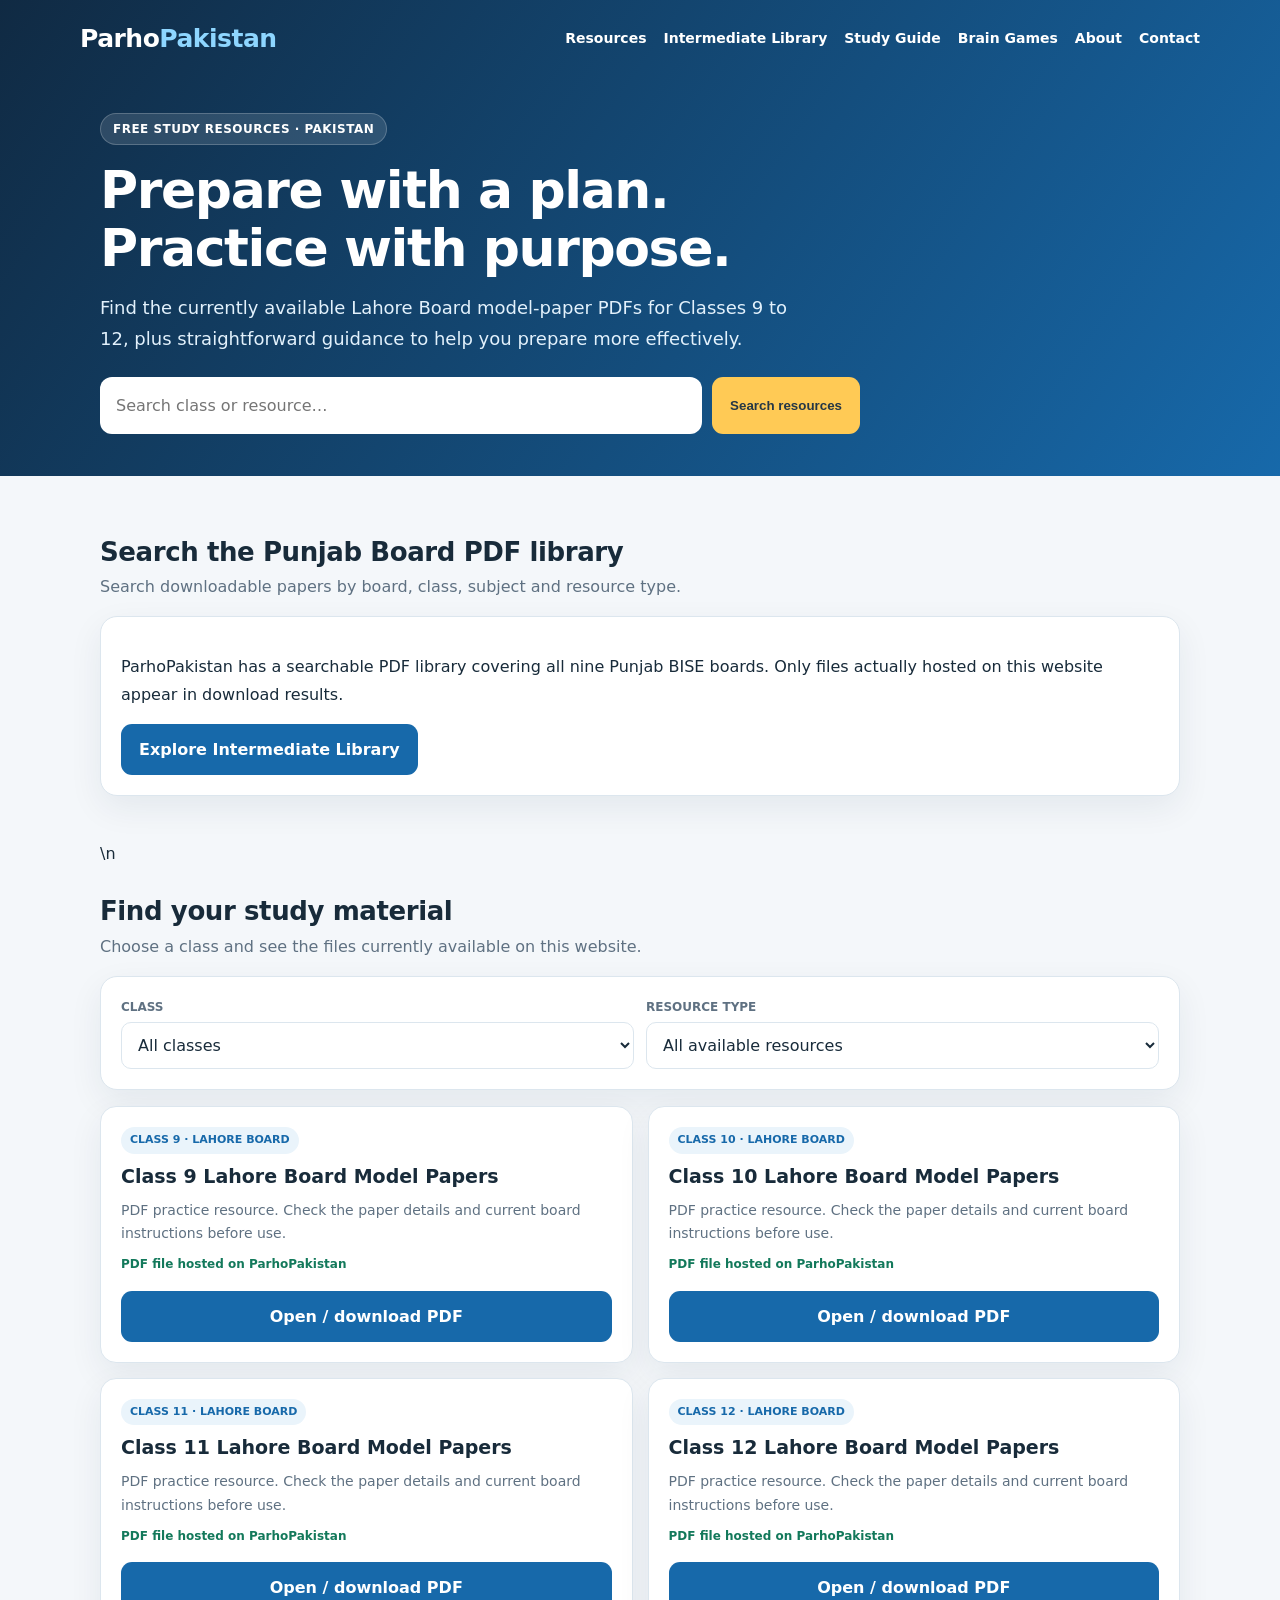
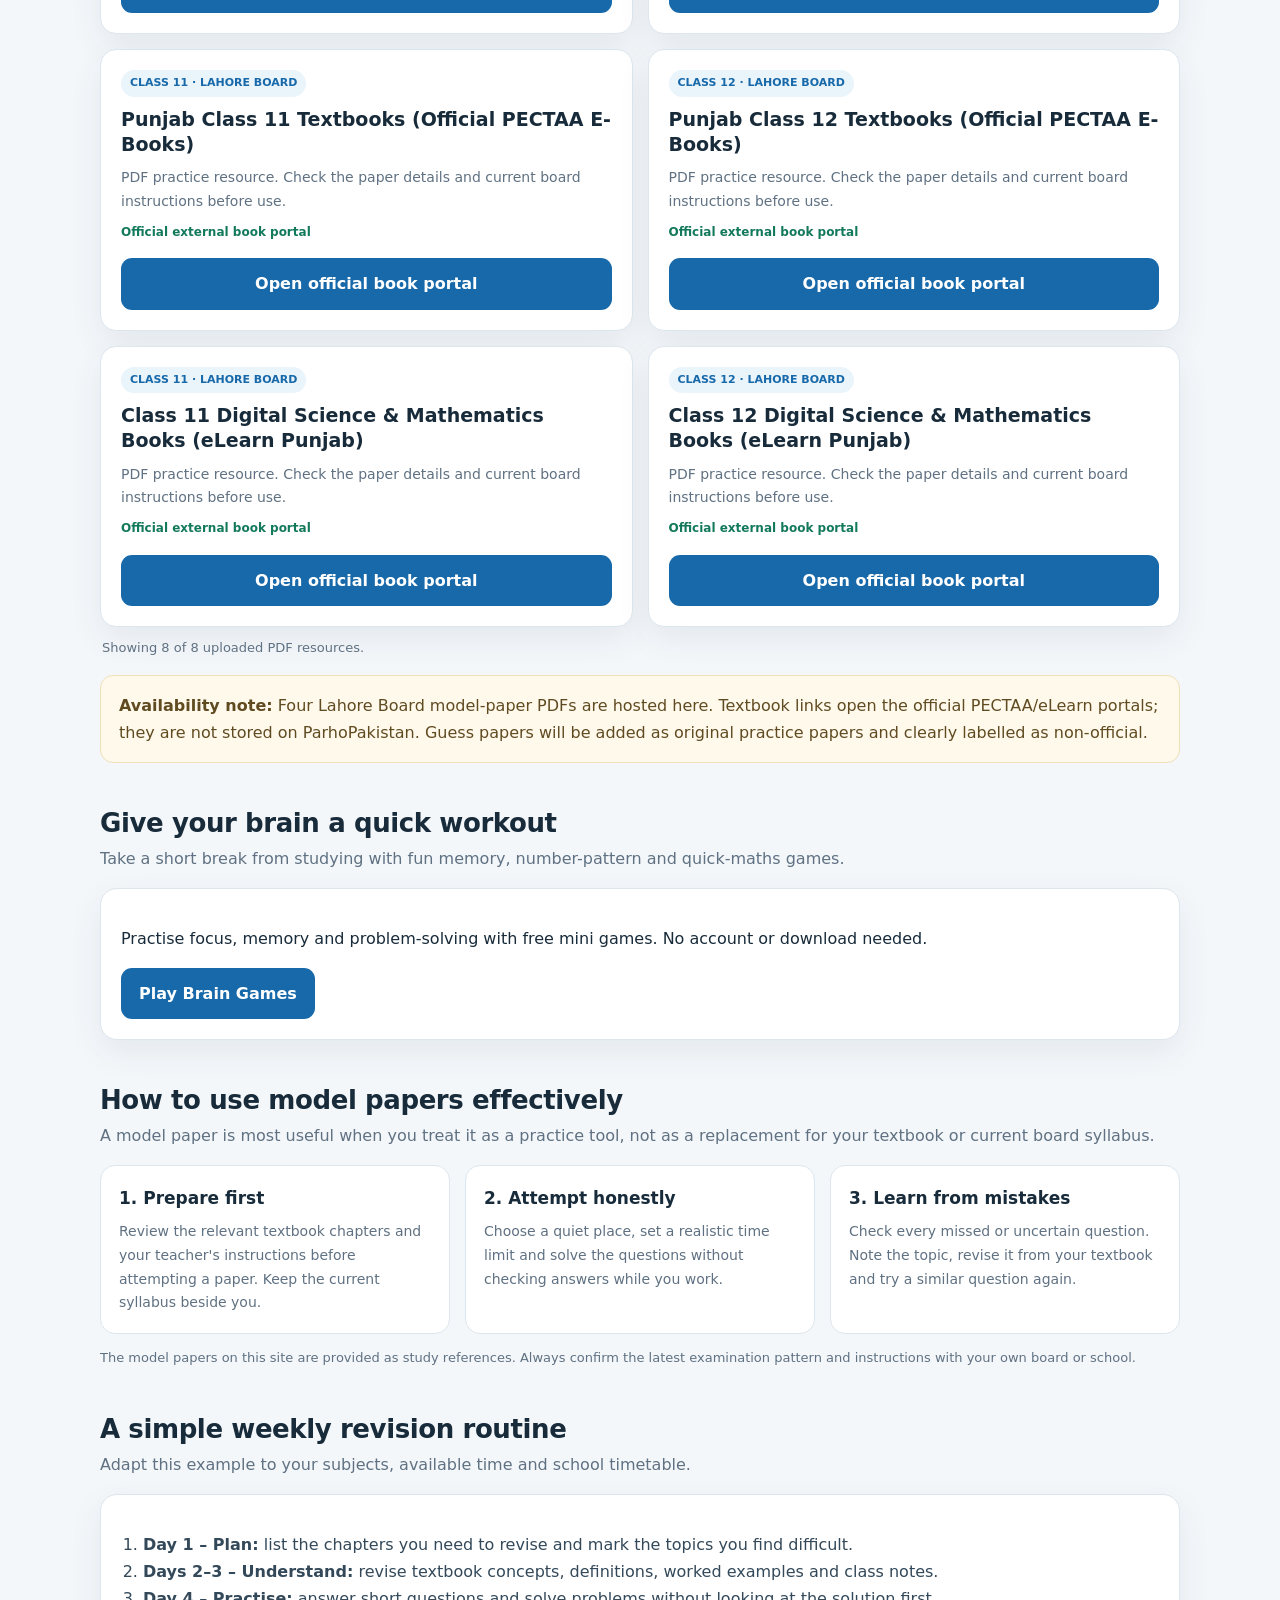
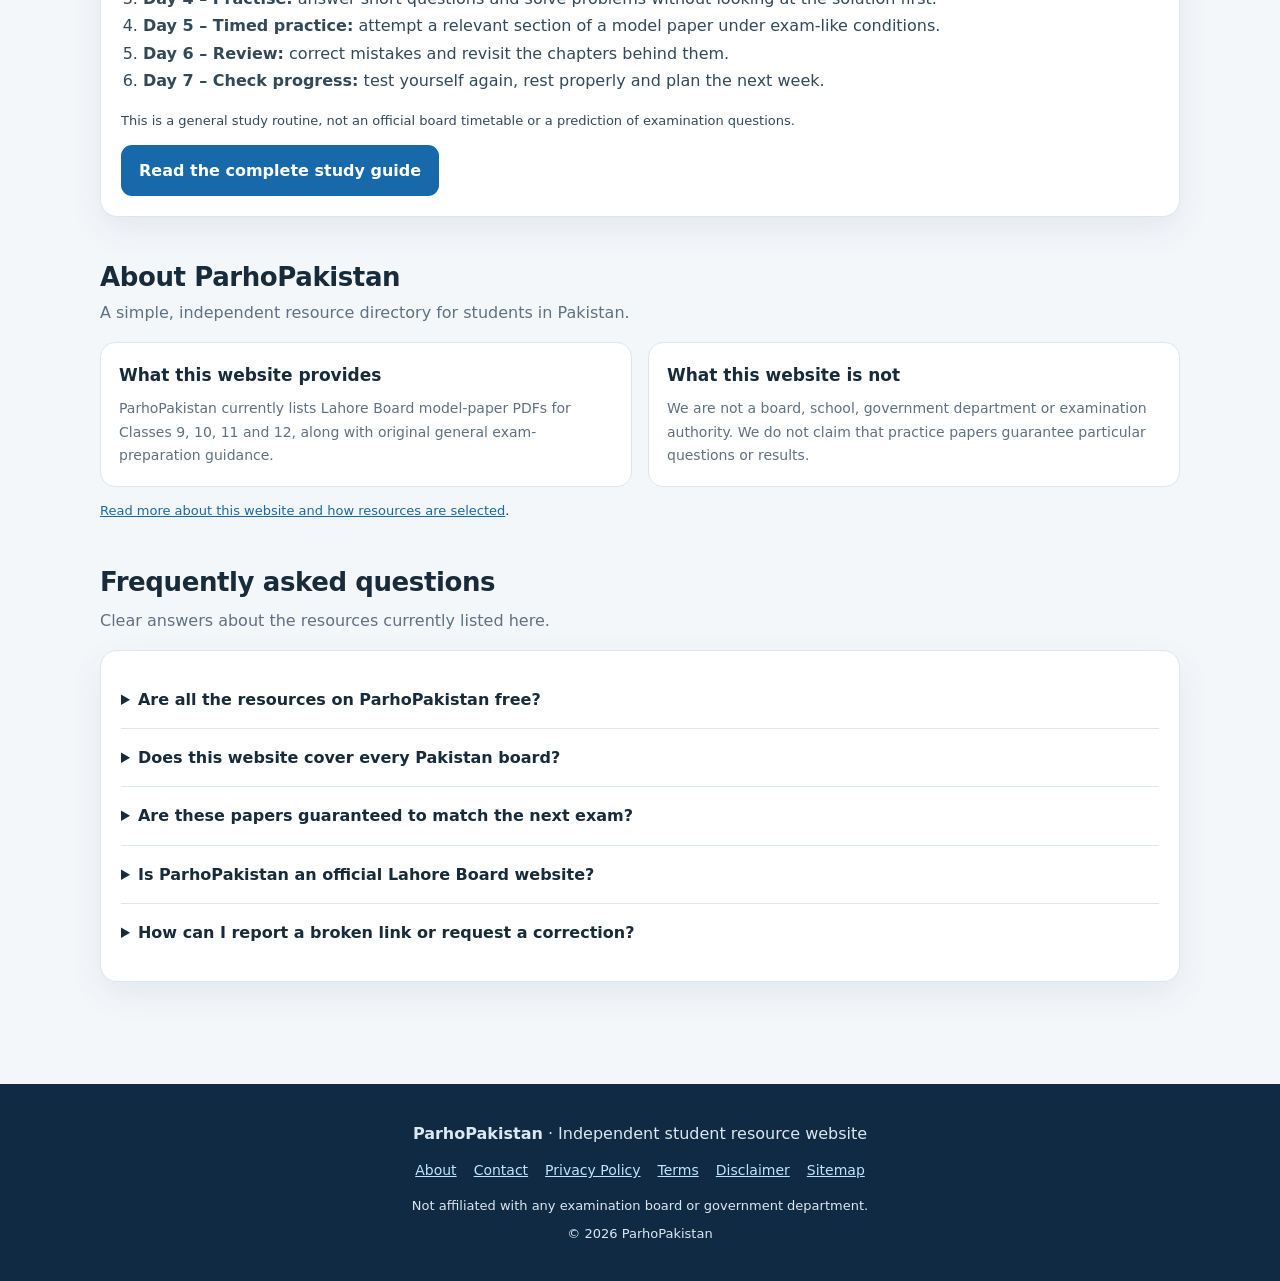
<file: index.html>
<!doctype html>
<html lang="en"><head><meta charset="utf-8"><meta name="viewport" content="width=device-width,initial-scale=1">
<title>ParhoPakistan | Free Punjab Board Model Papers & Study Guides</title>
<meta name="description" content="Find downloadable model-paper PDFs and exam-preparation guidance for Punjab students.">
<meta name="robots" content="index,follow"><link rel="canonical" href="https://jin999-alt.github.io/parhopakistan/">
<meta name="theme-color" content="#102a43"><meta property="og:type" content="website"><meta property="og:site_name" content="ParhoPakistan"><meta property="og:title" content="ParhoPakistan | Free Study Resources"><meta property="og:description" content="Lahore Board model papers for Classes 9–12 and practical study guidance."><meta property="og:url" content="https://jin999-alt.github.io/parhopakistan/">
<meta name="twitter:card" content="summary"><link rel="stylesheet" href="site.css">
<script type="application/ld+json">{"@context":"https://schema.org","@type":"WebSite","name":"ParhoPakistan","url":"https://jin999-alt.github.io/parhopakistan/","description":"Independent student resource website with Lahore Board model papers and exam preparation guidance."}</script>
</head><body><a class="skip" href="#main">Skip to content</a><header class="site-header"><div class="nav-wrap"><a class="brand" href="index.html">Parho<span>Pakistan</span></a><nav class="nav" aria-label="Main navigation"><a href="index.html#resources">Resources</a><a href="punjab-boards.html">Intermediate Library</a><a href="study-guide.html">Study Guide</a><a href="brain-games.html">Brain Games</a><a href="index.html#about">About</a><a href="contact.html">Contact</a></nav></div>
<section class="hero"><span class="eyebrow">FREE STUDY RESOURCES · PAKISTAN</span><h1>Prepare with a plan. Practice with purpose.</h1><p>Find the currently available Lahore Board model-paper PDFs for Classes 9 to 12, plus straightforward guidance to help you prepare more effectively.</p><div class="searchbar"><input id="search" type="search" placeholder="Search class or resource…" aria-label="Search study resources"><button class="btn" id="searchBtn" type="button">Search resources</button></div></section></header>
<main id="main" class="container">
<section class="section"><div class="section-head"><h2>Search the Punjab Board PDF library</h2><p>Search downloadable papers by board, class, subject and resource type.</p></div><div class="panel"><p>ParhoPakistan has a searchable PDF library covering all nine Punjab BISE boards. Only files actually hosted on this website appear in download results.</p><a class="btn btn-blue" href="punjab-boards.html">Explore Intermediate Library</a></div></section>\n<section class="section" id="resources"><div class="section-head"><h2>Find your study material</h2><p>Choose a class and see the files currently available on this website.</p></div><div class="panel"><div class="filters"><div class="field"><label for="classFilter">CLASS</label><select id="classFilter"><option value="all">All classes</option><option value="9">Class 9</option><option value="10">Class 10</option><option value="11">Class 11</option><option value="12">Class 12</option></select></div><div class="field"><label for="typeFilter">RESOURCE TYPE</label><select id="typeFilter"><option value="all">All available resources</option><option value="Model Papers">Model papers</option><option value="Books">Books</option></select></div></div></div><div class="cards" id="resourceGrid" aria-live="polite"></div><p class="count" id="resultCount" aria-live="polite"></p><div class="callout"><strong>Availability note:</strong> Four Lahore Board model-paper PDFs are hosted here. Textbook links open the official PECTAA/eLearn portals; they are not stored on ParhoPakistan. Guess papers will be added as original practice papers and clearly labelled as non-official.</div></section>
<section class="section" id="brain-games"><div class="section-head"><h2>Give your brain a quick workout</h2><p>Take a short break from studying with fun memory, number-pattern and quick-maths games.</p></div><div class="panel"><p>Practise focus, memory and problem-solving with free mini games. No account or download needed.</p><a class="btn btn-blue" href="brain-games.html">Play Brain Games</a></div></section>
<section class="section" id="downloads"><div class="section-head"><h2>How to use model papers effectively</h2><p>A model paper is most useful when you treat it as a practice tool, not as a replacement for your textbook or current board syllabus.</p></div><div class="three-col"><article class="info"><h3>1. Prepare first</h3><p>Review the relevant textbook chapters and your teacher's instructions before attempting a paper. Keep the current syllabus beside you.</p></article><article class="info"><h3>2. Attempt honestly</h3><p>Choose a quiet place, set a realistic time limit and solve the questions without checking answers while you work.</p></article><article class="info"><h3>3. Learn from mistakes</h3><p>Check every missed or uncertain question. Note the topic, revise it from your textbook and try a similar question again.</p></article></div><p class="small muted">The model papers on this site are provided as study references. Always confirm the latest examination pattern and instructions with your own board or school.</p></section>
<section class="section" id="study-plan"><div class="section-head"><h2>A simple weekly revision routine</h2><p>Adapt this example to your subjects, available time and school timetable.</p></div><div class="panel article"><ol><li><strong>Day 1 – Plan:</strong> list the chapters you need to revise and mark the topics you find difficult.</li><li><strong>Days 2–3 – Understand:</strong> revise textbook concepts, definitions, worked examples and class notes.</li><li><strong>Day 4 – Practise:</strong> answer short questions and solve problems without looking at the solution first.</li><li><strong>Day 5 – Timed practice:</strong> attempt a relevant section of a model paper under exam-like conditions.</li><li><strong>Day 6 – Review:</strong> correct mistakes and revisit the chapters behind them.</li><li><strong>Day 7 – Check progress:</strong> test yourself again, rest properly and plan the next week.</li></ol><p class="small muted">This is a general study routine, not an official board timetable or a prediction of examination questions.</p><a class="btn btn-blue" href="study-guide.html">Read the complete study guide</a></div></section>
<section class="section" id="about"><div class="section-head"><h2>About ParhoPakistan</h2><p>A simple, independent resource directory for students in Pakistan.</p></div><div class="two-col"><div class="info"><h3>What this website provides</h3><p>ParhoPakistan currently lists Lahore Board model-paper PDFs for Classes 9, 10, 11 and 12, along with original general exam-preparation guidance.</p></div><div class="info"><h3>What this website is not</h3><p>We are not a board, school, government department or examination authority. We do not claim that practice papers guarantee particular questions or results.</p></div></div><p class="small"><a href="about.html">Read more about this website and how resources are selected</a>.</p></section>
<section class="section faq" id="faq"><div class="section-head"><h2>Frequently asked questions</h2><p>Clear answers about the resources currently listed here.</p></div><div class="panel"><details><summary>Are all the resources on ParhoPakistan free?</summary><p>The four model-paper PDF links currently listed on this site are provided without a site download fee. Your internet provider may still charge for data.</p></details><details><summary>Does this website cover every Pakistan board?</summary><p>No. The four downloadable PDFs currently hosted here are Lahore Board files. The searchable Punjab PDF library shows only files that are actually hosted by ParhoPakistan; other board collections are being prepared.</p></details><details><summary>Are these papers guaranteed to match the next exam?</summary><p>No. They are practice references, not a guarantee or prediction. Always follow the latest syllabus and examination instructions issued by your board and school.</p></details><details><summary>Is ParhoPakistan an official Lahore Board website?</summary><p>No. ParhoPakistan is an independent website and is not affiliated with BISE Lahore or any government department.</p></details><details><summary>How can I report a broken link or request a correction?</summary><p>Use the Contact page to send a message through the project's public GitHub issue page. Do not post private information there.</p></details></div></section>
</main><footer class="site-footer"><div class="footer-inner"><p><strong>ParhoPakistan</strong> · Independent student resource website</p><div class="footer-links"><a href="about.html">About</a><a href="contact.html">Contact</a><a href="privacy-policy.html">Privacy Policy</a><a href="terms.html">Terms</a><a href="disclaimer.html">Disclaimer</a><a href="sitemap.xml">Sitemap</a></div><p class="small">Not affiliated with any examination board or government department.</p><p class="small">© <span id="year"></span> ParhoPakistan</p></div></footer><script>document.getElementById('year').textContent=new Date().getFullYear();</script>
<script>
"use strict";
const resources=[
{cls:"9",type:"Model Papers",title:"Class 9 Lahore Board Model Papers",file:"ModelPapers_9th lahore.pdf",url:"./ModelPapers_9th%20lahore.pdf"},
{cls:"10",type:"Model Papers",title:"Class 10 Lahore Board Model Papers",file:"ModelPapers_10th lahore.pdf",url:"./ModelPapers_10th%20lahore.pdf"},
{cls:"11",type:"Model Papers",title:"Class 11 Lahore Board Model Papers",file:"ModelPapers_11th lahore.pdf",url:"./ModelPapers_11th%20lahore.pdf"},
{cls:"12",type:"Model Papers",title:"Class 12 Lahore Board Model Papers",file:"ModelPapers_12th lahore.pdf",url:"./ModelPapers_12th%20lahore.pdf"}];
resources.push({cls:"11",type:"Books",title:"Punjab Class 11 Textbooks (Official PECTAA E-Books)",file:"Official book portal",url:"https://pectaa.edu.pk/books-and-publications/",external:true},{cls:"12",type:"Books",title:"Punjab Class 12 Textbooks (Official PECTAA E-Books)",file:"Official book portal",url:"https://pectaa.edu.pk/books-and-publications/",external:true},{cls:"11",type:"Books",title:"Class 11 Digital Science & Mathematics Books (eLearn Punjab)",file:"Official eLearn portal",url:"https://www.elearn.gov.pk/",external:true},{cls:"12",type:"Books",title:"Class 12 Digital Science & Mathematics Books (eLearn Punjab)",file:"Official eLearn portal",url:"https://www.elearn.gov.pk/",external:true});
const classFilter=document.getElementById("classFilter"),typeFilter=document.getElementById("typeFilter"),search=document.getElementById("search"),grid=document.getElementById("resourceGrid"),count=document.getElementById("resultCount");
function render(){const q=search.value.trim().toLowerCase();const rows=resources.filter(r=>(classFilter.value==="all"||r.cls===classFilter.value)&&(typeFilter.value==="all"||r.type===typeFilter.value)&&(!q||[r.cls,r.title,r.type,r.file,"lahore"].join(" ").toLowerCase().includes(q)));grid.replaceChildren();if(!rows.length){const e=document.createElement("div");e.className="empty";e.textContent="No matching uploaded resource found. Try another class or search term.";grid.append(e)}rows.forEach(r=>{const card=document.createElement("article");card.className="card";const tag=document.createElement("span");tag.className="tag";tag.textContent="CLASS "+r.cls+" · LAHORE BOARD";const h=document.createElement("h3");h.textContent=r.title;const p=document.createElement("p");p.textContent="PDF practice resource. Check the paper details and current board instructions before use.";const status=document.createElement("span");status.className="meta";status.textContent=r.external?"Official external book portal":"PDF file hosted on ParhoPakistan";const a=document.createElement("a");a.className="btn btn-blue";a.href=r.url;a.target="_blank";a.rel="noopener noreferrer";a.textContent=r.external?"Open official book portal":"Open / download PDF";card.append(tag,h,p,status,a);grid.append(card)});count.textContent="Showing "+rows.length+" of "+resources.length+" uploaded PDF resources."}
classFilter.addEventListener("change",render);typeFilter.addEventListener("change",render);search.addEventListener("input",render);document.getElementById("searchBtn").addEventListener("click",render);render();
</script></body></html>
</file>
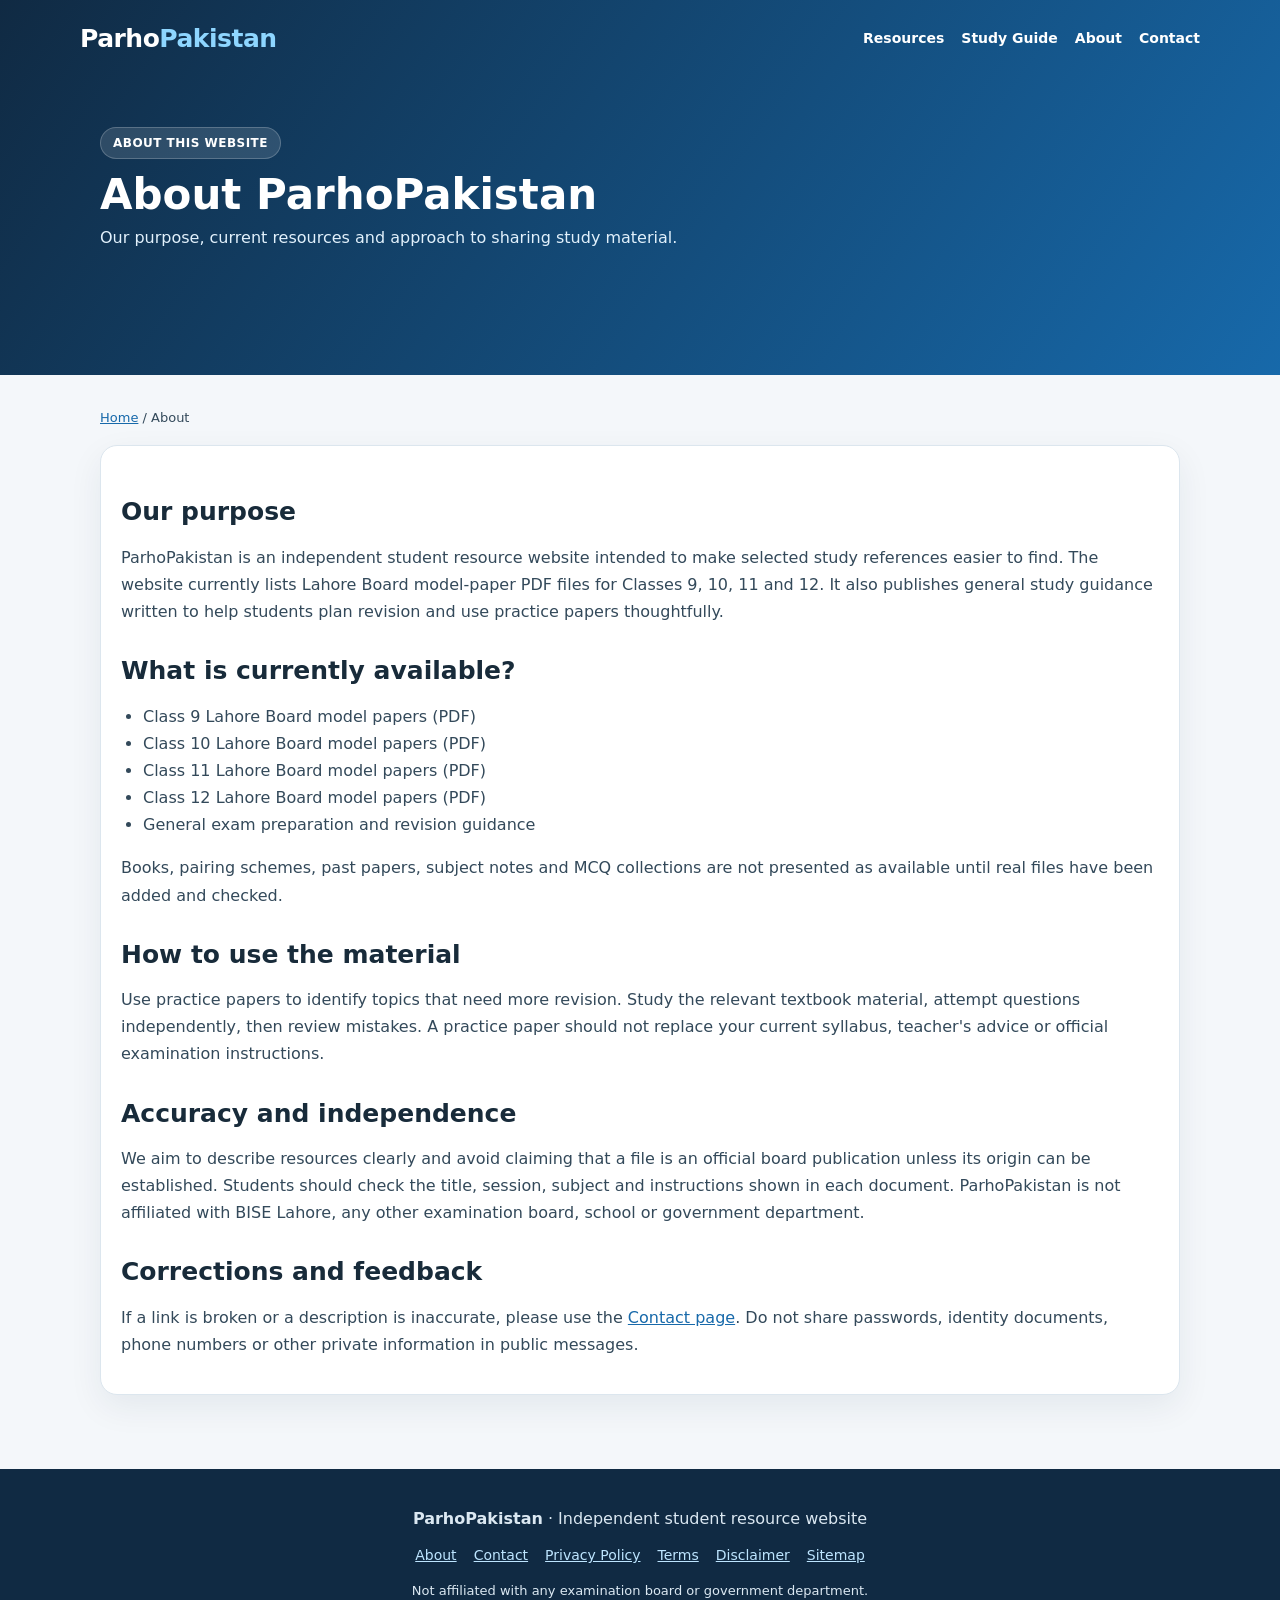
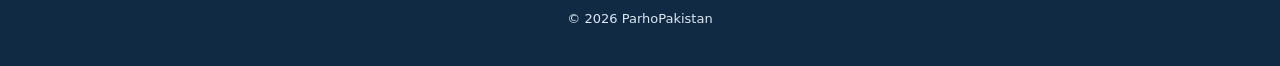
<file: about.html>
<!doctype html><html lang="en"><head><meta charset="utf-8"><meta name="viewport" content="width=device-width,initial-scale=1"><title>About ParhoPakistan | Our Purpose & Resources</title><meta name="description" content="Learn what ParhoPakistan offers, how its study resources are presented and what students should verify before using them."><link rel="canonical" href="https://jin999-alt.github.io/parhopakistan/about.html"><meta name="robots" content="index,follow"><link rel="stylesheet" href="site.css"></head><body><a class="skip" href="#main">Skip to content</a><header class="site-header"><div class="nav-wrap"><a class="brand" href="index.html">Parho<span>Pakistan</span></a><nav class="nav" aria-label="Main navigation"><a href="index.html#resources">Resources</a><a href="study-guide.html">Study Guide</a><a href="index.html#about">About</a><a href="contact.html">Contact</a></nav></div><section class="page-hero"><div class="container"><span class="eyebrow">ABOUT THIS WEBSITE</span><h1>About ParhoPakistan</h1><p>Our purpose, current resources and approach to sharing study material.</p></div></section></header><main id="main" class="container article"><p class="breadcrumbs"><a href="index.html">Home</a> / About</p><div class="panel"><h2>Our purpose</h2><p>ParhoPakistan is an independent student resource website intended to make selected study references easier to find. The website currently lists Lahore Board model-paper PDF files for Classes 9, 10, 11 and 12. It also publishes general study guidance written to help students plan revision and use practice papers thoughtfully.</p><h2>What is currently available?</h2><ul><li>Class 9 Lahore Board model papers (PDF)</li><li>Class 10 Lahore Board model papers (PDF)</li><li>Class 11 Lahore Board model papers (PDF)</li><li>Class 12 Lahore Board model papers (PDF)</li><li>General exam preparation and revision guidance</li></ul><p>Books, pairing schemes, past papers, subject notes and MCQ collections are not presented as available until real files have been added and checked.</p><h2>How to use the material</h2><p>Use practice papers to identify topics that need more revision. Study the relevant textbook material, attempt questions independently, then review mistakes. A practice paper should not replace your current syllabus, teacher's advice or official examination instructions.</p><h2>Accuracy and independence</h2><p>We aim to describe resources clearly and avoid claiming that a file is an official board publication unless its origin can be established. Students should check the title, session, subject and instructions shown in each document. ParhoPakistan is not affiliated with BISE Lahore, any other examination board, school or government department.</p><h2>Corrections and feedback</h2><p>If a link is broken or a description is inaccurate, please use the <a href="contact.html">Contact page</a>. Do not share passwords, identity documents, phone numbers or other private information in public messages.</p></div></main><footer class="site-footer"><div class="footer-inner"><p><strong>ParhoPakistan</strong> · Independent student resource website</p><div class="footer-links"><a href="about.html">About</a><a href="contact.html">Contact</a><a href="privacy-policy.html">Privacy Policy</a><a href="terms.html">Terms</a><a href="disclaimer.html">Disclaimer</a><a href="sitemap.xml">Sitemap</a></div><p class="small">Not affiliated with any examination board or government department.</p><p class="small">© <span id="year"></span> ParhoPakistan</p></div></footer><script>document.getElementById('year').textContent=new Date().getFullYear();</script></body></html>
</file>
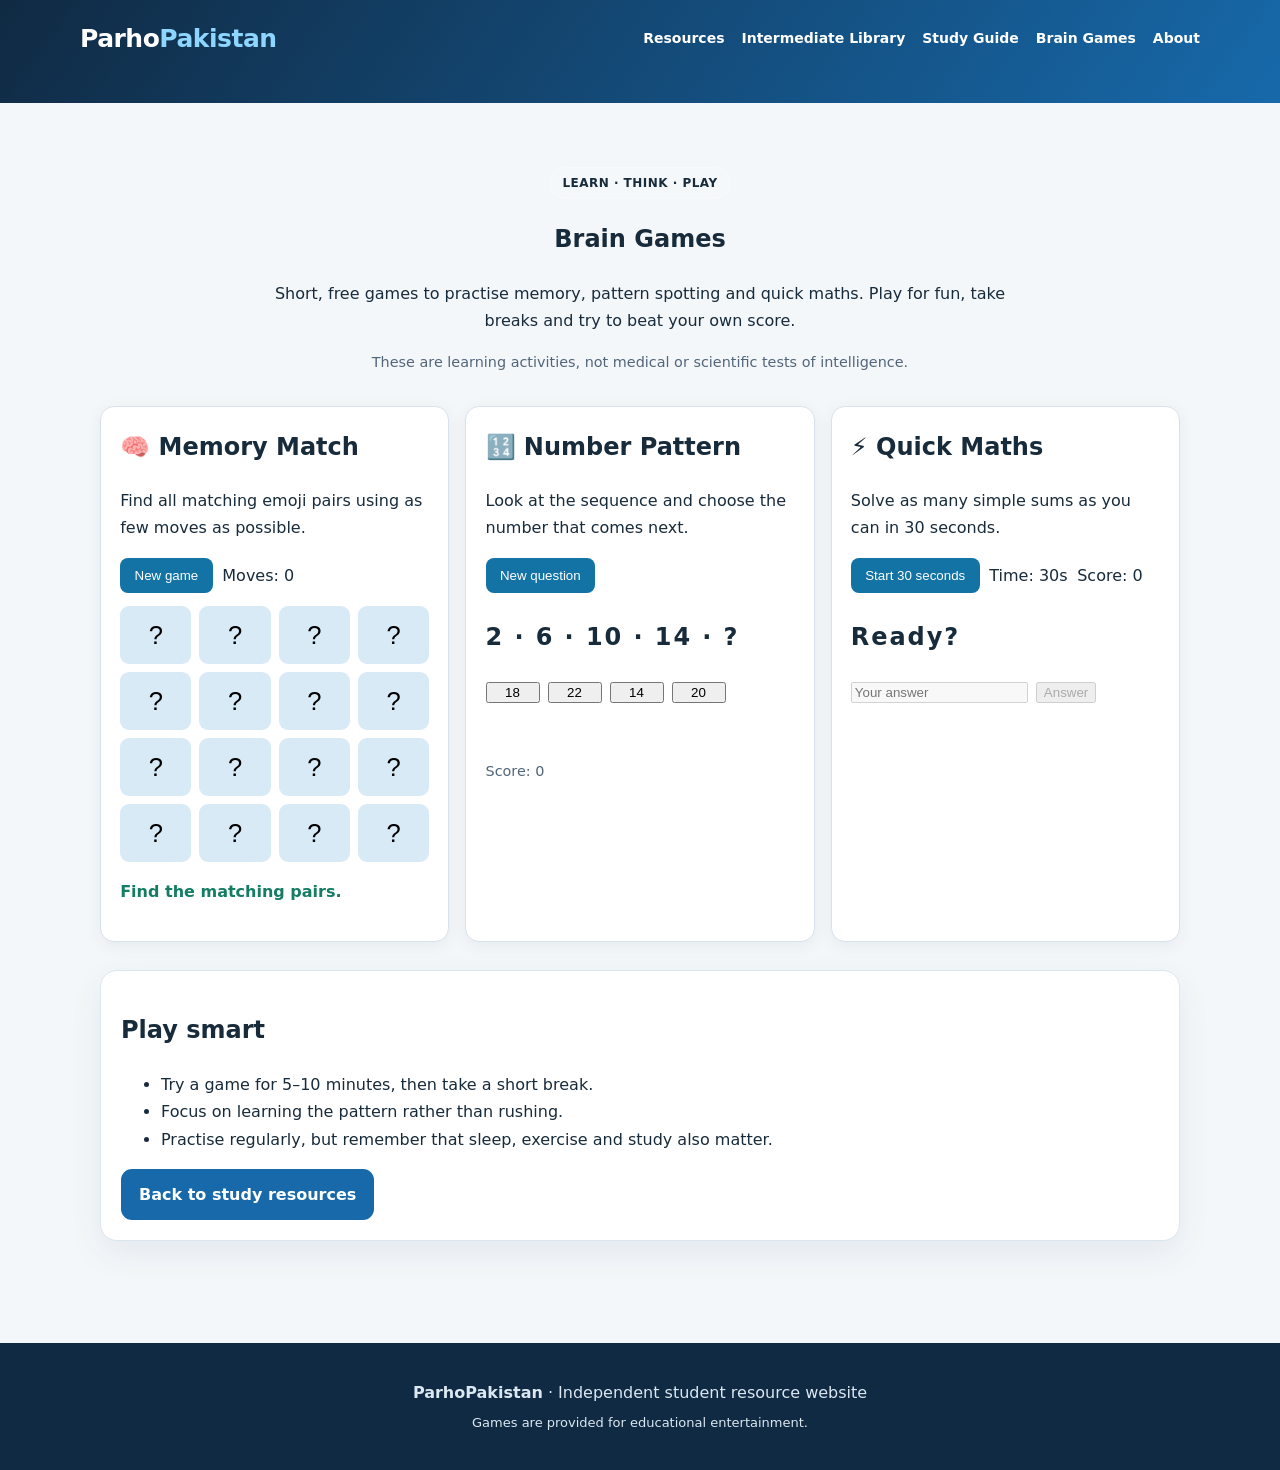
<file: brain-games.html>
<!doctype html>
<html lang="en"><head><meta charset="utf-8"><meta name="viewport" content="width=device-width,initial-scale=1">
<title>Brain Games | ParhoPakistan</title><meta name="description" content="Free mini brain games for memory, patterns, focus and quick maths."><link rel="stylesheet" href="site.css">
<style>
.games-intro{max-width:760px;margin:2rem auto;text-align:center}.game-grid{display:grid;grid-template-columns:repeat(auto-fit,minmax(250px,1fr));gap:1rem}.game-box{background:#fff;border:1px solid #d9e2ec;border-radius:14px;padding:1.2rem;box-shadow:0 4px 16px #102a4310}.game-box h2{margin-top:0}.game-controls{display:flex;gap:.6rem;flex-wrap:wrap;align-items:center;margin:.8rem 0}.game-status{font-weight:600;min-height:1.5rem;color:#147d64}.memory-grid{display:grid;grid-template-columns:repeat(4,1fr);gap:.5rem}.memory-card{min-height:58px;border:0;border-radius:9px;background:#d9eaf7;font-size:1.6rem;cursor:pointer}.memory-card:focus-visible,.game-controls button:focus-visible{outline:3px solid #f0a202;outline-offset:2px}.memory-card.revealed{background:#e5f5ee}.game-controls button{border:0;border-radius:8px;padding:.65rem .9rem;background:#1473a5;color:#fff;cursor:pointer}.answer-row{display:flex;gap:.5rem;flex-wrap:wrap}.answer-row button{min-width:54px}.game-note{font-size:.9rem;color:#526579}.number-question{font-size:1.5rem;font-weight:700;letter-spacing:.08em}
</style></head><body><header class="site-header"><div class="nav-wrap"><a class="brand" href="index.html">Parho<span>Pakistan</span></a><nav class="nav" aria-label="Main navigation"><a href="index.html#resources">Resources</a><a href="punjab-boards.html">Intermediate Library</a><a href="study-guide.html">Study Guide</a><a href="brain-games.html" aria-current="page">Brain Games</a><a href="index.html#about">About</a></nav></div></header>
<main class="container"><section class="games-intro"><span class="eyebrow">LEARN · THINK · PLAY</span><h1>Brain Games</h1><p>Short, free games to practise memory, pattern spotting and quick maths. Play for fun, take breaks and try to beat your own score.</p><p class="game-note">These are learning activities, not medical or scientific tests of intelligence.</p></section>
<section class="game-grid">
<article class="game-box"><h2>🧠 Memory Match</h2><p>Find all matching emoji pairs using as few moves as possible.</p><div class="game-controls"><button id="memoryStart" type="button">New game</button><span id="moves">Moves: 0</span></div><div id="memoryGrid" class="memory-grid" aria-label="Memory matching cards"></div><p id="memoryStatus" class="game-status" aria-live="polite">Press New game to start.</p></article>
<article class="game-box"><h2>🔢 Number Pattern</h2><p>Look at the sequence and choose the number that comes next.</p><div class="game-controls"><button id="patternNew" type="button">New question</button></div><p id="sequence" class="number-question" aria-live="polite">2 · 4 · 6 · 8 · ?</p><div id="patternAnswers" class="answer-row"></div><p id="patternStatus" class="game-status" aria-live="polite"></p><p id="patternScore" class="game-note">Score: 0</p></article>
<article class="game-box"><h2>⚡ Quick Maths</h2><p>Solve as many simple sums as you can in 30 seconds.</p><div class="game-controls"><button id="mathStart" type="button">Start 30 seconds</button><span id="mathTime">Time: 30s</span><span id="mathScore">Score: 0</span></div><p id="mathQuestion" class="number-question">Ready?</p><form id="mathForm" class="answer-row"><input id="mathAnswer" type="number" inputmode="numeric" placeholder="Your answer" aria-label="Your answer" disabled required><button type="submit" disabled id="mathSubmit">Answer</button></form><p id="mathStatus" class="game-status" aria-live="polite"></p></article>
</section><section class="section"><div class="panel"><h2>Play smart</h2><ul><li>Try a game for 5–10 minutes, then take a short break.</li><li>Focus on learning the pattern rather than rushing.</li><li>Practise regularly, but remember that sleep, exercise and study also matter.</li></ul><a class="btn btn-blue" href="index.html">Back to study resources</a></div></section></main>
<footer class="site-footer"><div class="footer-inner"><p><strong>ParhoPakistan</strong> · Independent student resource website</p><p class="small">Games are provided for educational entertainment.</p></div></footer>
<script>
"use strict";
const symbols=["🍎","🚀","🐼","⭐","🎈","🐸","⚽","🌈"];let deck=[],first=null,lock=false,moves=0,matches=0;
const mg=document.getElementById("memoryGrid");
function newMemory(){deck=[...symbols,...symbols].sort(()=>Math.random()-.5);first=null;lock=false;moves=0;matches=0;document.getElementById("moves").textContent="Moves: 0";document.getElementById("memoryStatus").textContent="Find the matching pairs.";mg.replaceChildren();deck.forEach((s,i)=>{const b=document.createElement("button");b.type="button";b.className="memory-card";b.textContent="?";b.setAttribute("aria-label","Hidden card "+(i+1));b.addEventListener("click",()=>flip(b,s));mg.append(b)})}
function flip(b,s){if(lock||b.classList.contains("revealed")||b.textContent!=="?")return;b.textContent=s;b.classList.add("revealed");b.setAttribute("aria-label",s);if(!first){first={b,s};return}moves++;document.getElementById("moves").textContent="Moves: "+moves;if(first.s===s){matches++;first=null;if(matches===symbols.length)document.getElementById("memoryStatus").textContent="Brilliant! You matched every pair in "+moves+" moves."}else{lock=true;const old=first;first=null;setTimeout(()=>{old.b.textContent="?";old.b.classList.remove("revealed");old.b.setAttribute("aria-label","Hidden card");b.textContent="?";b.classList.remove("revealed");b.setAttribute("aria-label","Hidden card");lock=false},700)}}
document.getElementById("memoryStart").addEventListener("click",newMemory);newMemory();
let pScore=0,pAnswer=10;function newPattern(){const start=Math.floor(Math.random()*8)+1,step=Math.floor(Math.random()*5)+2;const vals=[0,1,2,3].map(n=>start+n*step);pAnswer=start+4*step;document.getElementById("sequence").textContent=vals.join(" · ")+" · ?";const choices=[pAnswer,pAnswer+step,pAnswer-step,pAnswer+2].sort(()=>Math.random()-.5);const wrap=document.getElementById("patternAnswers");wrap.replaceChildren();choices.forEach(v=>{const b=document.createElement("button");b.type="button";b.textContent=v;b.addEventListener("click",()=>{if(v===pAnswer){pScore++;document.getElementById("patternStatus").textContent="Correct! Great pattern spotting.";document.getElementById("patternScore").textContent="Score: "+pScore}else document.getElementById("patternStatus").textContent="Not quite. The sequence adds the same amount each time.";[...wrap.children].forEach(x=>x.disabled=true)});wrap.append(b)});document.getElementById("patternStatus").textContent=""}
document.getElementById("patternNew").addEventListener("click",newPattern);newPattern();
let remaining=30,timer=null,mScore=0,expected=0;const q=document.getElementById("mathQuestion"),ans=document.getElementById("mathAnswer"),submit=document.getElementById("mathSubmit");
function mathQuestion(){const a=Math.floor(Math.random()*12)+1,b=Math.floor(Math.random()*12)+1,op=Math.random()<.5?"+":"−";expected=op==="+"?a+b:a-b;q.textContent=a+" "+op+" "+b+" = ?";ans.value=""}
document.getElementById("mathStart").addEventListener("click",()=>{clearInterval(timer);remaining=30;mScore=0;document.getElementById("mathTime").textContent="Time: 30s";document.getElementById("mathScore").textContent="Score: 0";ans.disabled=false;submit.disabled=false;document.getElementById("mathStatus").textContent="Go!";mathQuestion();ans.focus();timer=setInterval(()=>{remaining--;document.getElementById("mathTime").textContent="Time: "+remaining+"s";if(remaining<=0){clearInterval(timer);ans.disabled=true;submit.disabled=true;q.textContent="Time's up!";document.getElementById("mathStatus").textContent="You scored "+mScore+". Try again to improve your score."}},1000)});
document.getElementById("mathForm").addEventListener("submit",e=>{e.preventDefault();if(ans.disabled||ans.value==="")return;if(Number(ans.value)===expected){mScore++;document.getElementById("mathStatus").textContent="Correct!";}else document.getElementById("mathStatus").textContent="Good try — the answer was "+expected+".";document.getElementById("mathScore").textContent="Score: "+mScore;mathQuestion()});
</script></body></html>
</file>
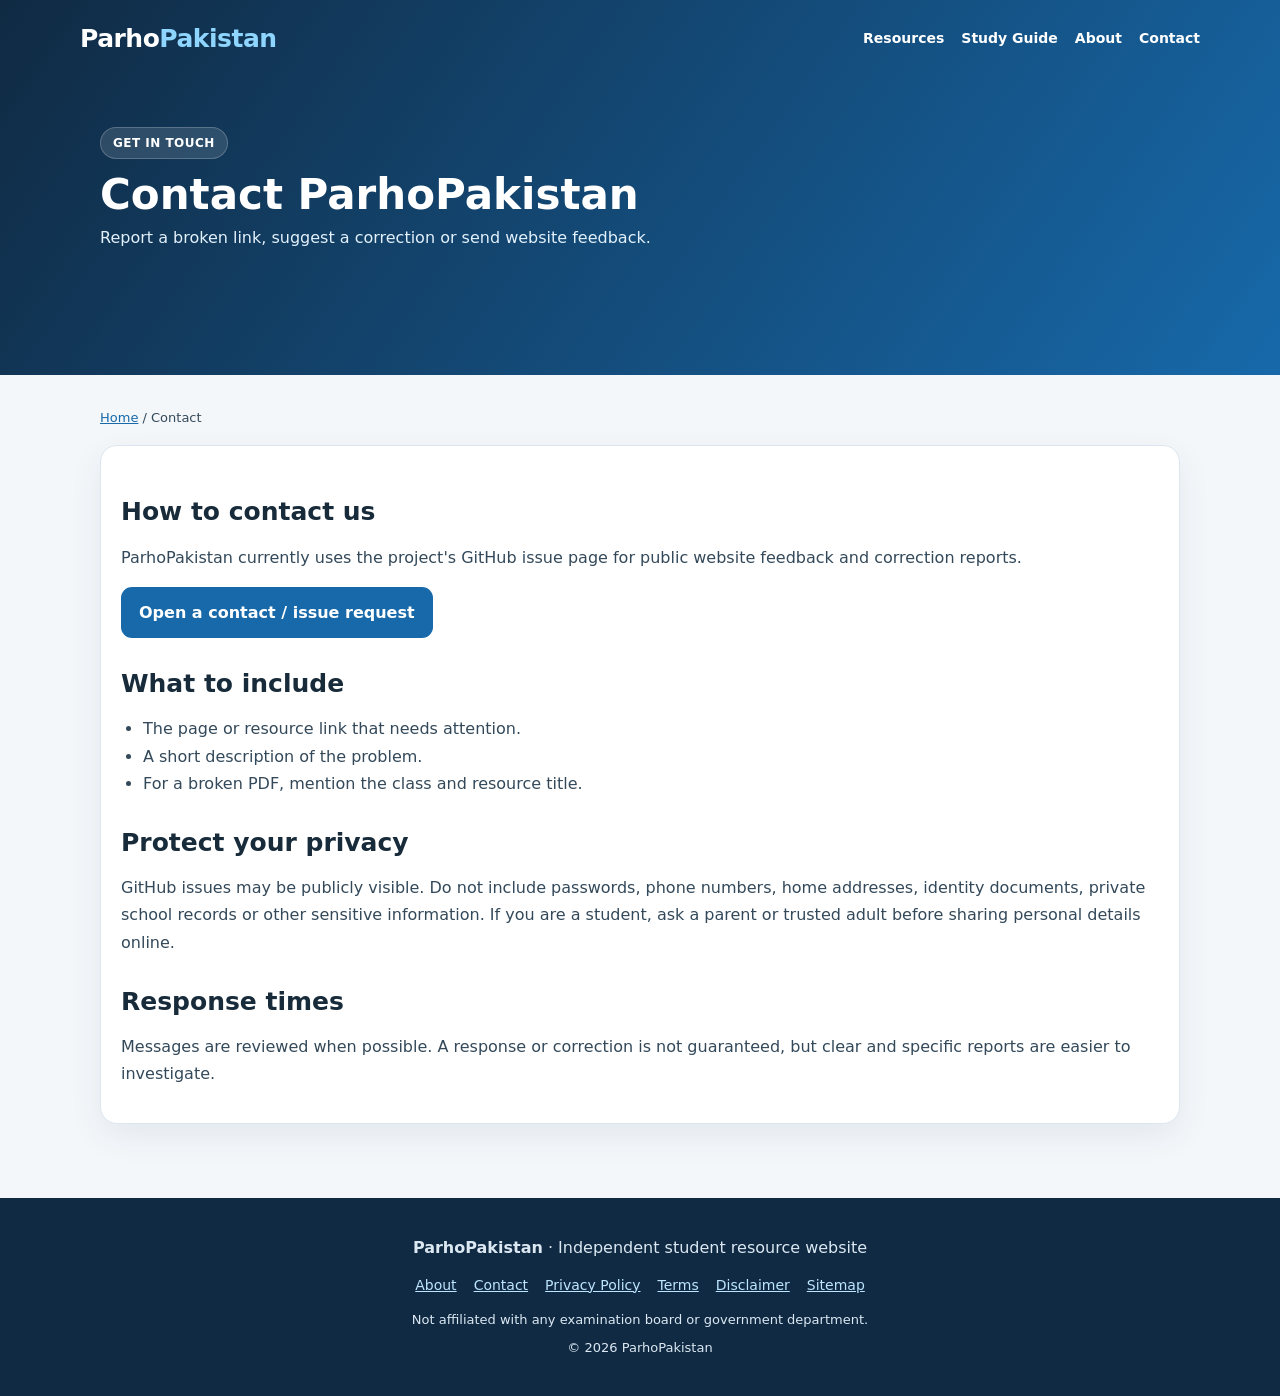
<file: contact.html>
<!doctype html><html lang="en"><head><meta charset="utf-8"><meta name="viewport" content="width=device-width,initial-scale=1"><title>Contact ParhoPakistan | Report a Problem</title><meta name="description" content="Contact ParhoPakistan to report a broken download link, suggest a correction or ask a question about the website."><link rel="canonical" href="https://jin999-alt.github.io/parhopakistan/contact.html"><meta name="robots" content="index,follow"><link rel="stylesheet" href="site.css"></head><body><a class="skip" href="#main">Skip to content</a><header class="site-header"><div class="nav-wrap"><a class="brand" href="index.html">Parho<span>Pakistan</span></a><nav class="nav" aria-label="Main navigation"><a href="index.html#resources">Resources</a><a href="study-guide.html">Study Guide</a><a href="index.html#about">About</a><a href="contact.html">Contact</a></nav></div><section class="page-hero"><div class="container"><span class="eyebrow">GET IN TOUCH</span><h1>Contact ParhoPakistan</h1><p>Report a broken link, suggest a correction or send website feedback.</p></div></section></header><main id="main" class="container article"><p class="breadcrumbs"><a href="index.html">Home</a> / Contact</p><div class="panel"><h2>How to contact us</h2><p>ParhoPakistan currently uses the project's GitHub issue page for public website feedback and correction reports.</p><p><a class="btn btn-blue" href="https://github.com/jin999-alt/parhopakistan/issues/new" target="_blank" rel="noopener noreferrer">Open a contact / issue request</a></p><h2>What to include</h2><ul><li>The page or resource link that needs attention.</li><li>A short description of the problem.</li><li>For a broken PDF, mention the class and resource title.</li></ul><h2>Protect your privacy</h2><p>GitHub issues may be publicly visible. Do not include passwords, phone numbers, home addresses, identity documents, private school records or other sensitive information. If you are a student, ask a parent or trusted adult before sharing personal details online.</p><h2>Response times</h2><p>Messages are reviewed when possible. A response or correction is not guaranteed, but clear and specific reports are easier to investigate.</p></div></main><footer class="site-footer"><div class="footer-inner"><p><strong>ParhoPakistan</strong> · Independent student resource website</p><div class="footer-links"><a href="about.html">About</a><a href="contact.html">Contact</a><a href="privacy-policy.html">Privacy Policy</a><a href="terms.html">Terms</a><a href="disclaimer.html">Disclaimer</a><a href="sitemap.xml">Sitemap</a></div><p class="small">Not affiliated with any examination board or government department.</p><p class="small">© <span id="year"></span> ParhoPakistan</p></div></footer><script>document.getElementById('year').textContent=new Date().getFullYear();</script></body></html>
</file>
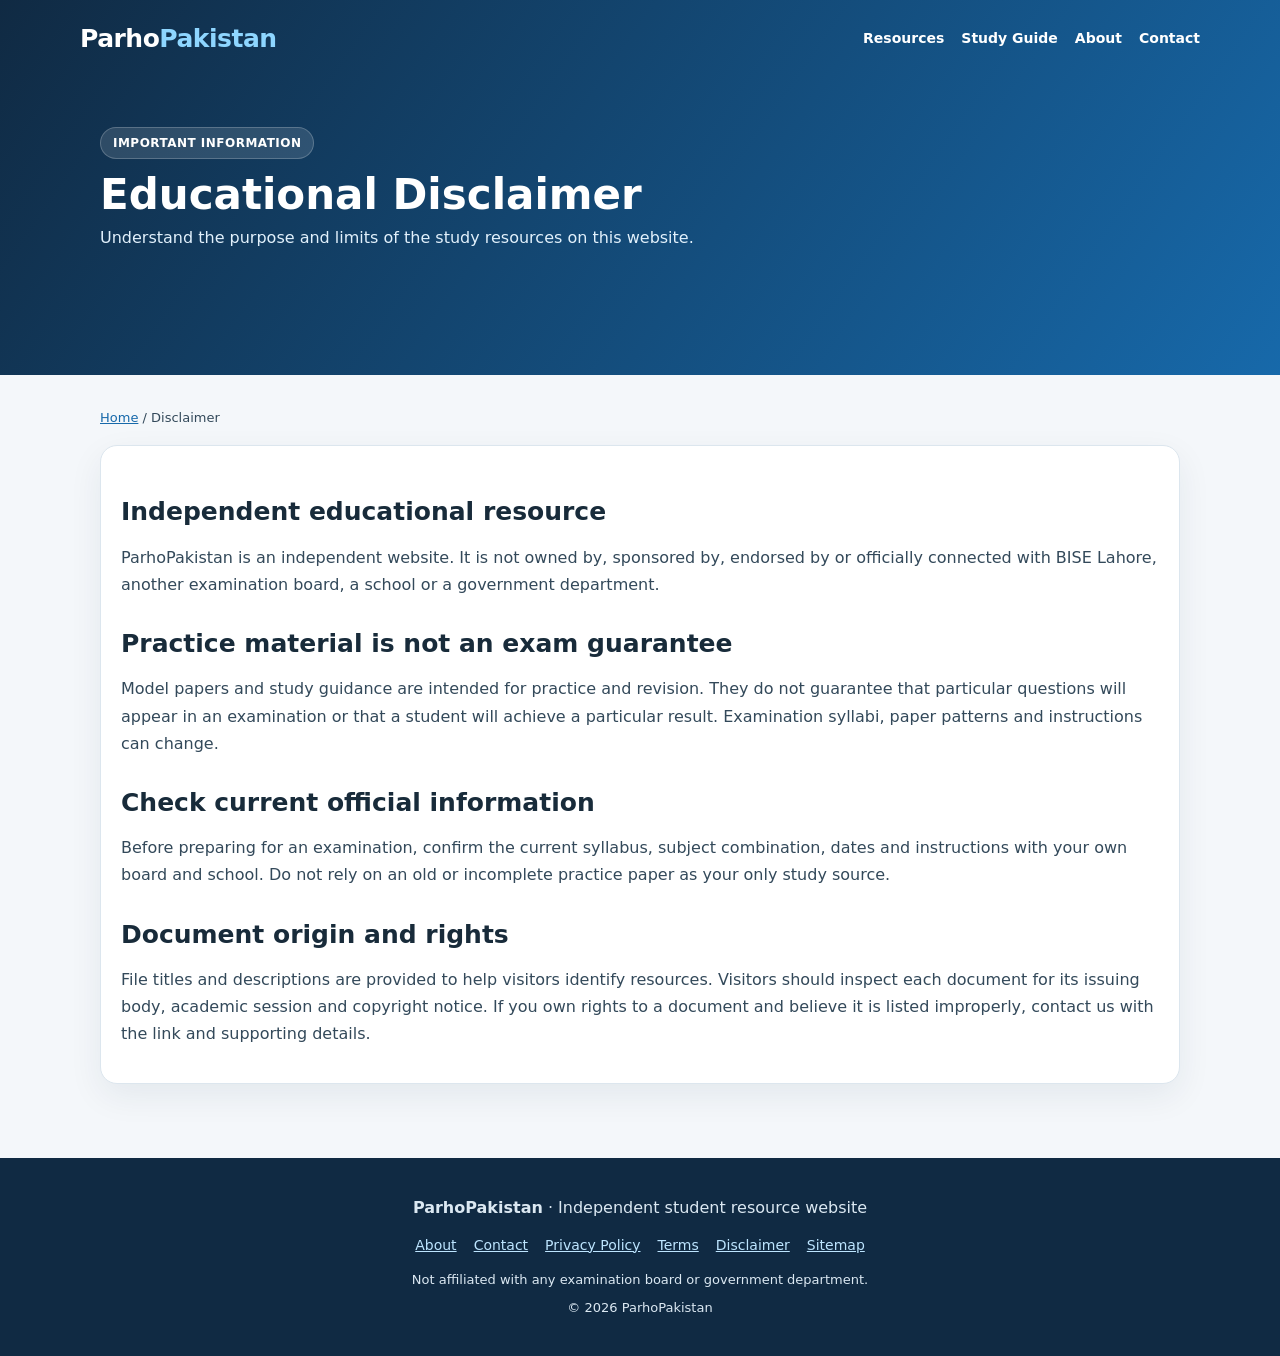
<file: disclaimer.html>
<!doctype html><html lang="en"><head><meta charset="utf-8"><meta name="viewport" content="width=device-width,initial-scale=1"><title>Educational Disclaimer | ParhoPakistan</title><meta name="description" content="Educational and affiliation disclaimer for ParhoPakistan study resources."><link rel="canonical" href="https://jin999-alt.github.io/parhopakistan/disclaimer.html"><meta name="robots" content="index,follow"><link rel="stylesheet" href="site.css"></head><body><a class="skip" href="#main">Skip to content</a><header class="site-header"><div class="nav-wrap"><a class="brand" href="index.html">Parho<span>Pakistan</span></a><nav class="nav" aria-label="Main navigation"><a href="index.html#resources">Resources</a><a href="study-guide.html">Study Guide</a><a href="index.html#about">About</a><a href="contact.html">Contact</a></nav></div><section class="page-hero"><div class="container"><span class="eyebrow">IMPORTANT INFORMATION</span><h1>Educational Disclaimer</h1><p>Understand the purpose and limits of the study resources on this website.</p></div></section></header><main id="main" class="container article"><p class="breadcrumbs"><a href="index.html">Home</a> / Disclaimer</p><div class="panel"><h2>Independent educational resource</h2><p>ParhoPakistan is an independent website. It is not owned by, sponsored by, endorsed by or officially connected with BISE Lahore, another examination board, a school or a government department.</p><h2>Practice material is not an exam guarantee</h2><p>Model papers and study guidance are intended for practice and revision. They do not guarantee that particular questions will appear in an examination or that a student will achieve a particular result. Examination syllabi, paper patterns and instructions can change.</p><h2>Check current official information</h2><p>Before preparing for an examination, confirm the current syllabus, subject combination, dates and instructions with your own board and school. Do not rely on an old or incomplete practice paper as your only study source.</p><h2>Document origin and rights</h2><p>File titles and descriptions are provided to help visitors identify resources. Visitors should inspect each document for its issuing body, academic session and copyright notice. If you own rights to a document and believe it is listed improperly, contact us with the link and supporting details.</p></div></main><footer class="site-footer"><div class="footer-inner"><p><strong>ParhoPakistan</strong> · Independent student resource website</p><div class="footer-links"><a href="about.html">About</a><a href="contact.html">Contact</a><a href="privacy-policy.html">Privacy Policy</a><a href="terms.html">Terms</a><a href="disclaimer.html">Disclaimer</a><a href="sitemap.xml">Sitemap</a></div><p class="small">Not affiliated with any examination board or government department.</p><p class="small">© <span id="year"></span> ParhoPakistan</p></div></footer><script>document.getElementById('year').textContent=new Date().getFullYear();</script></body></html>
</file>
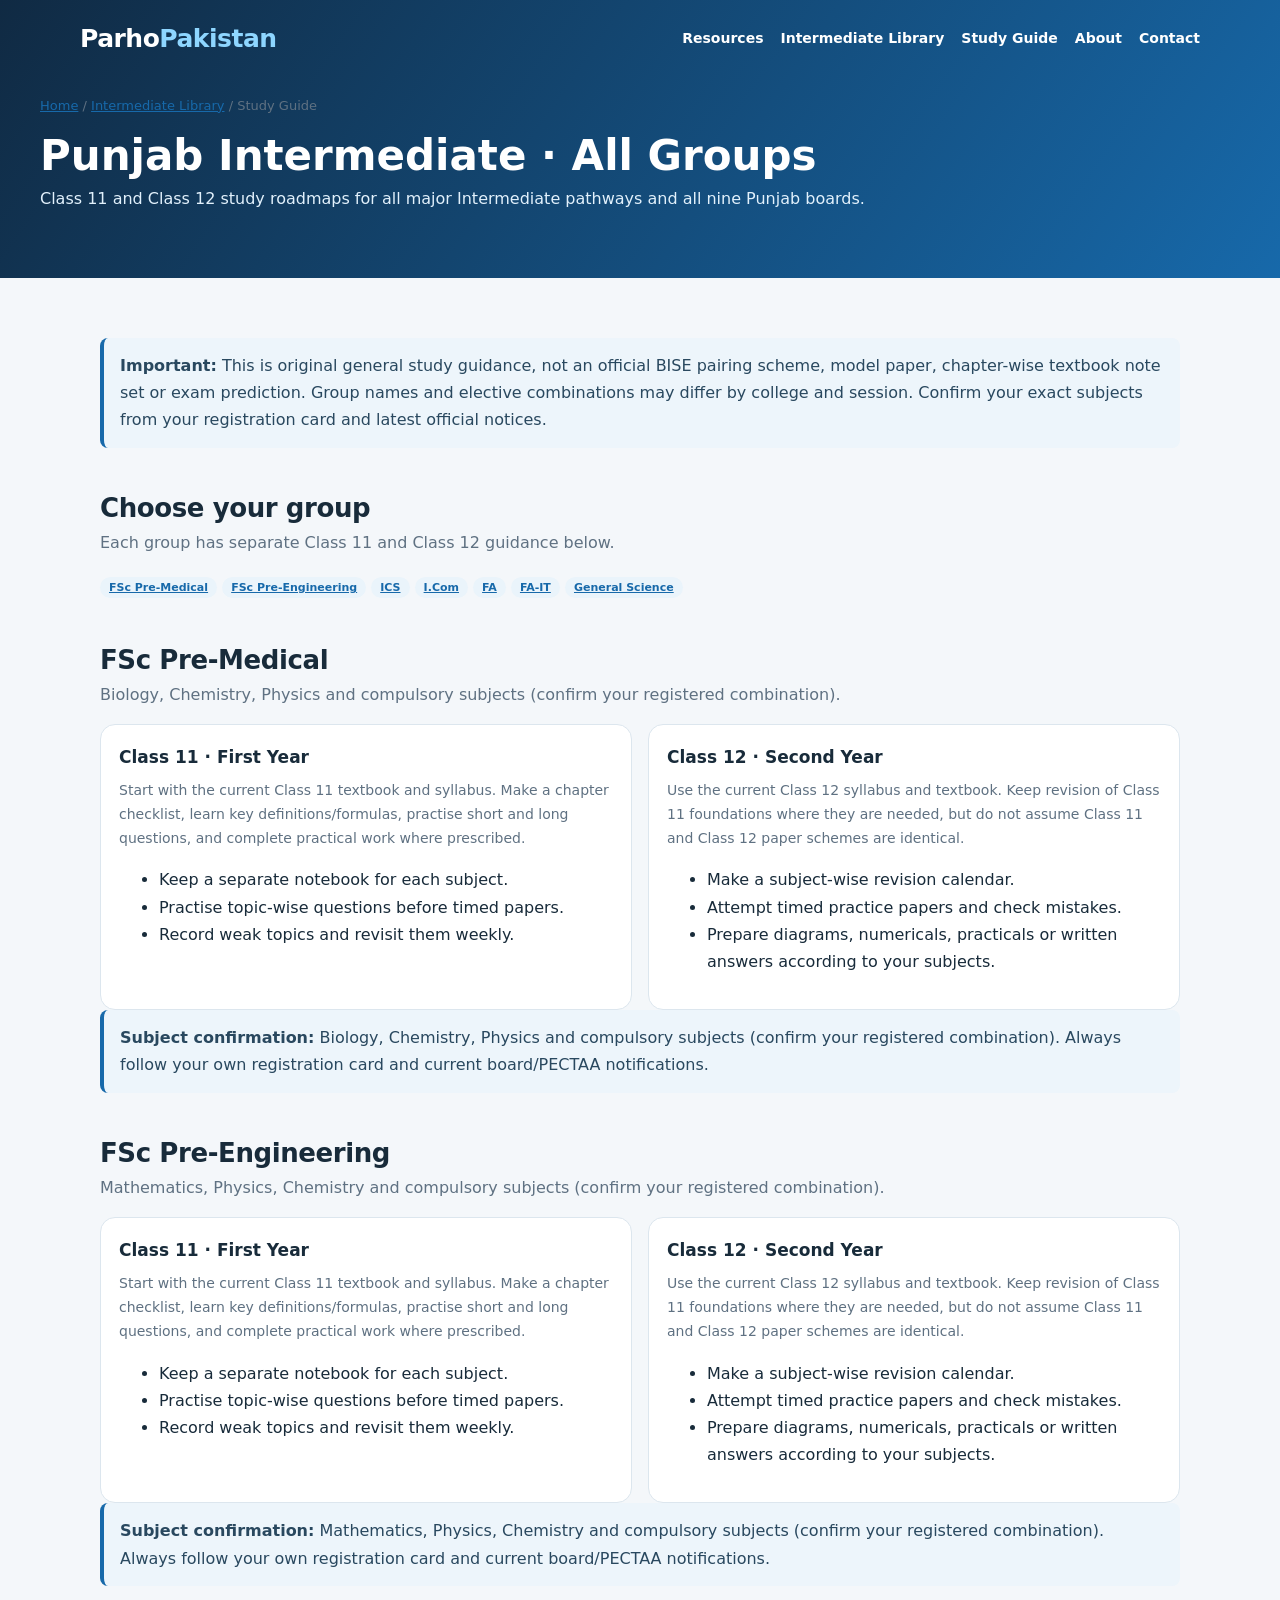
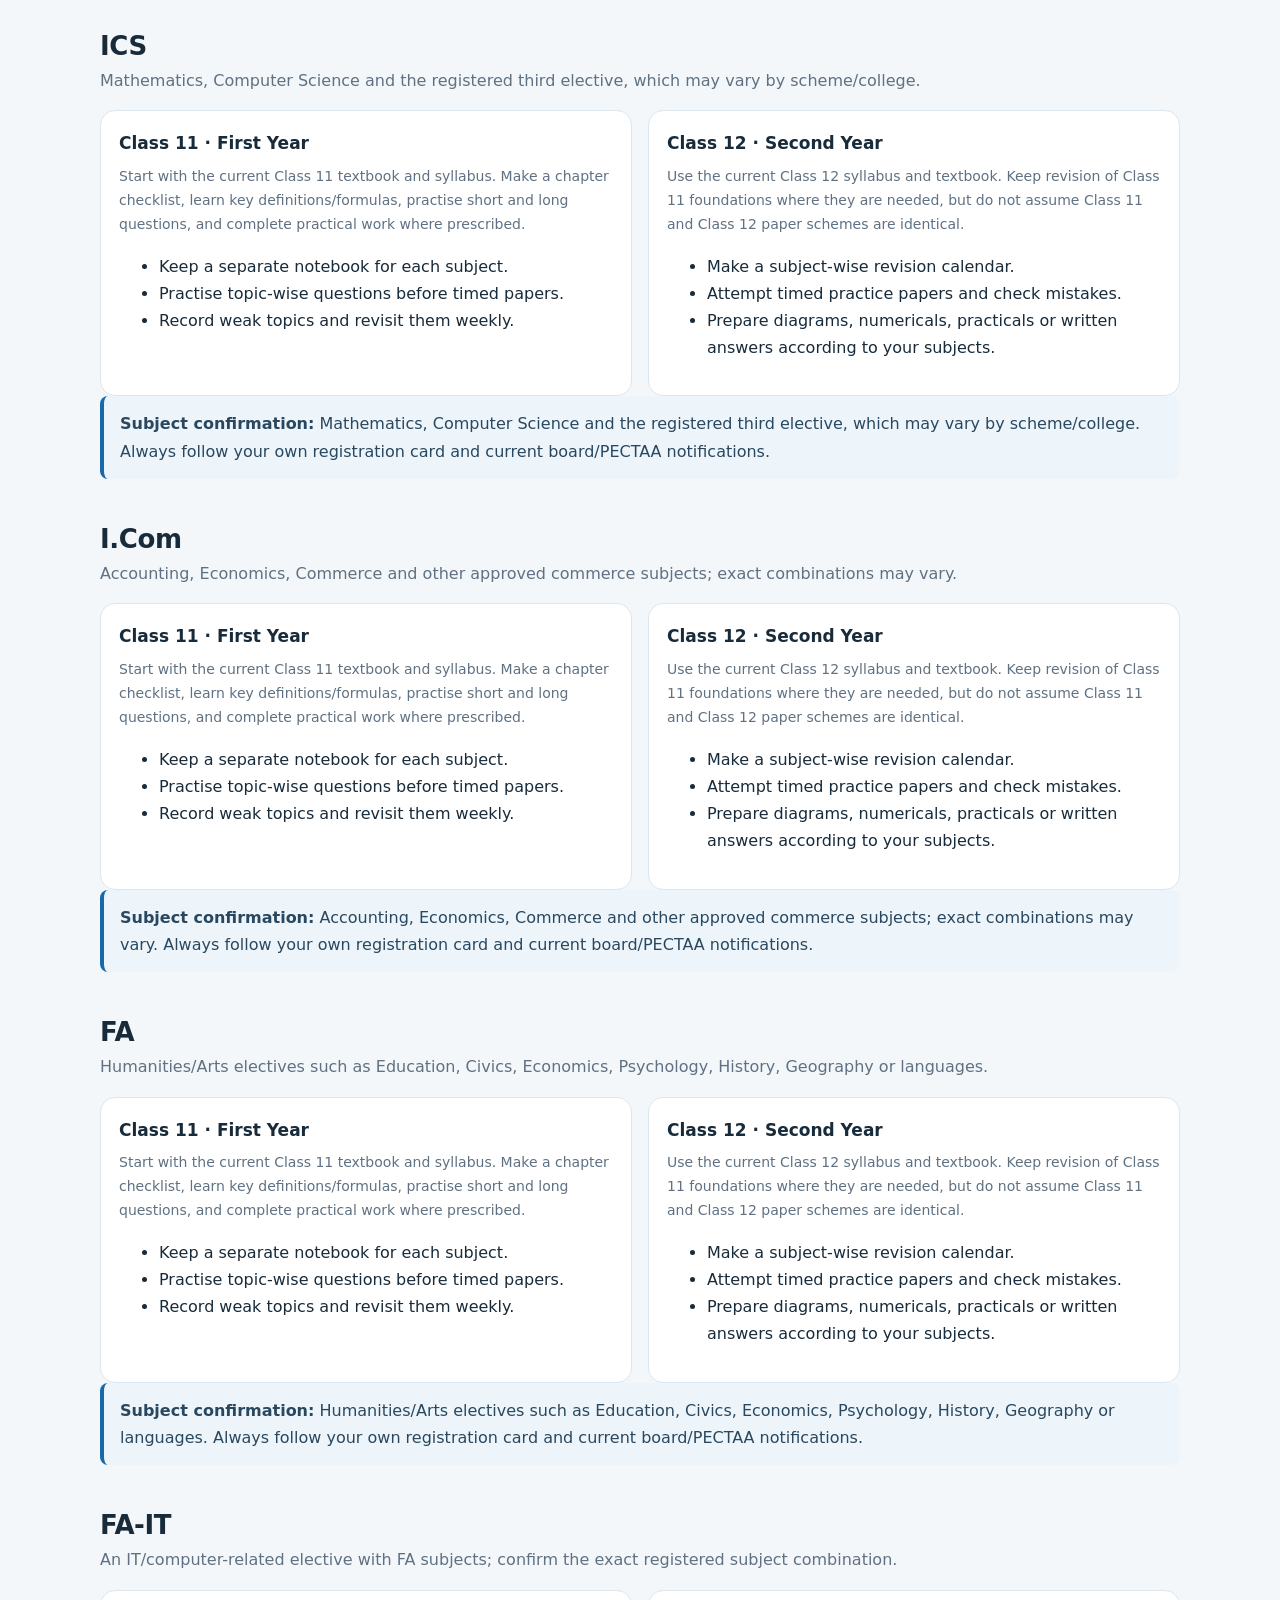
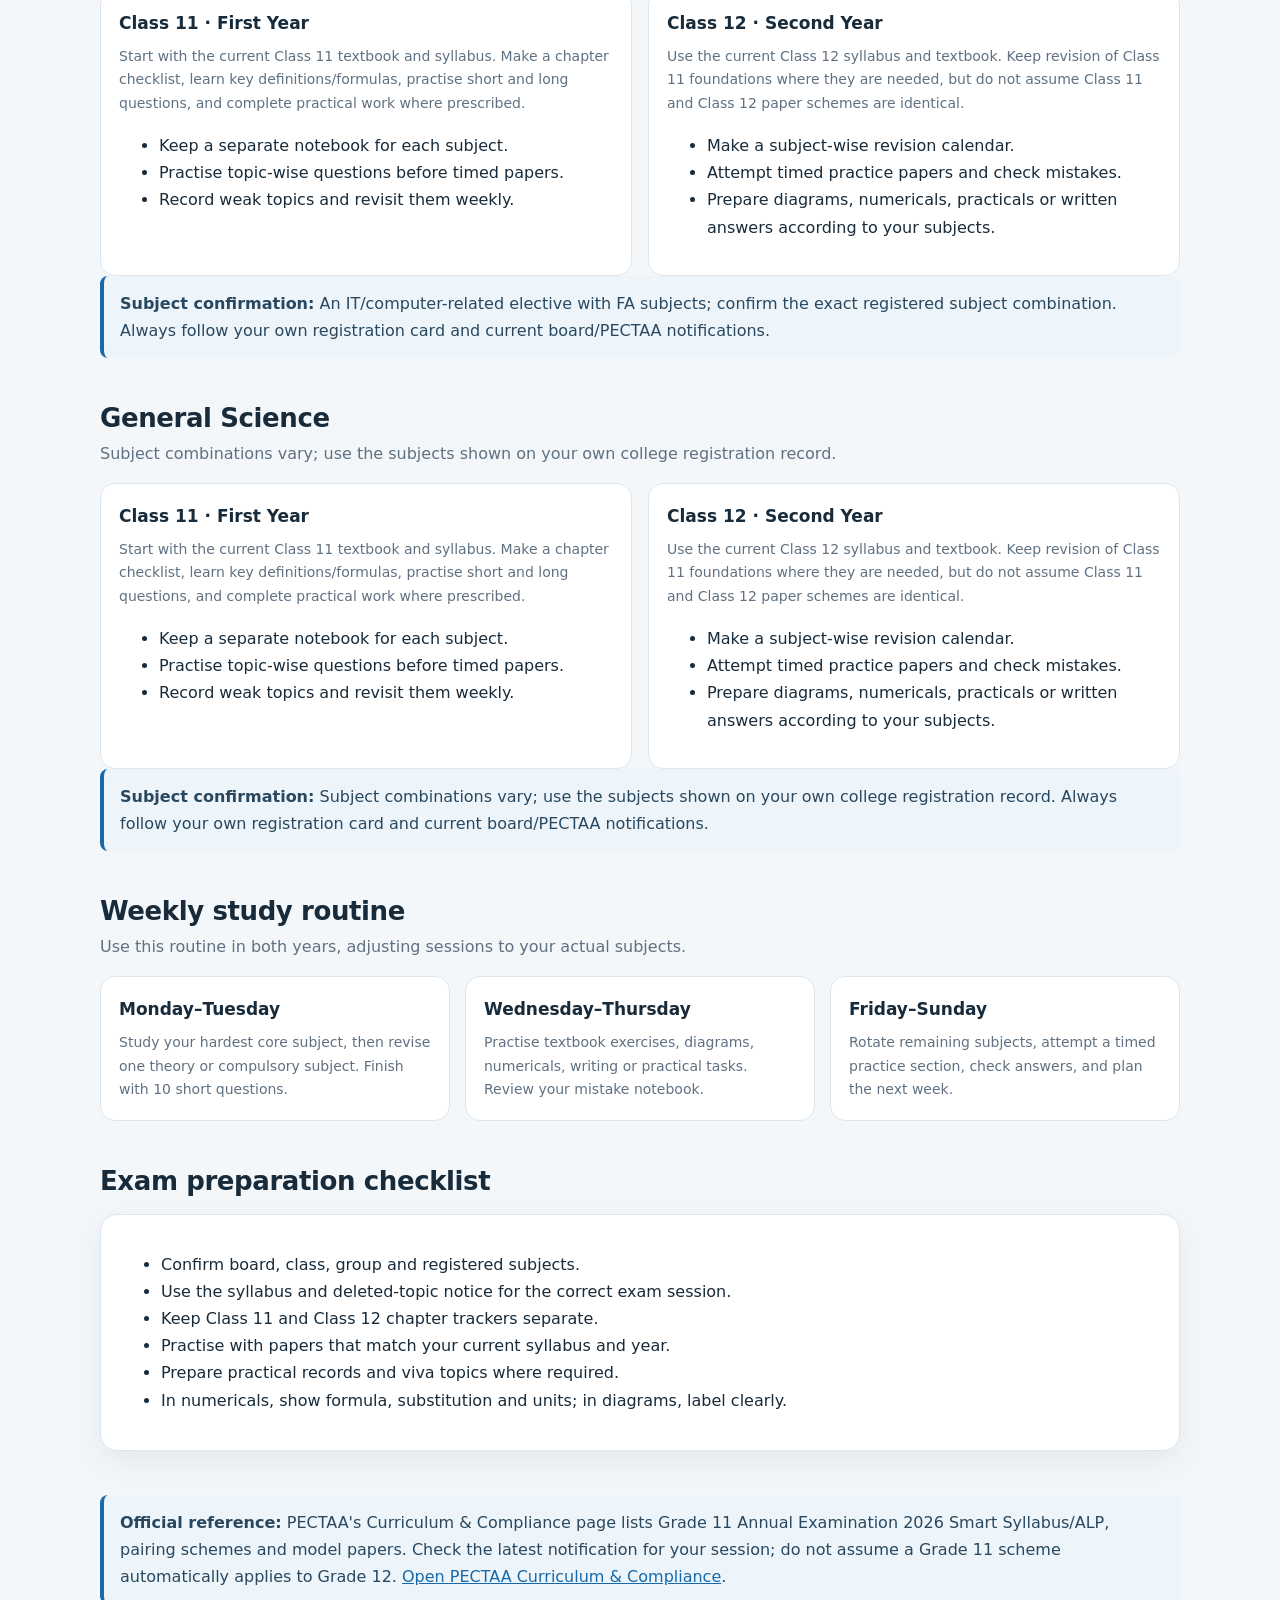
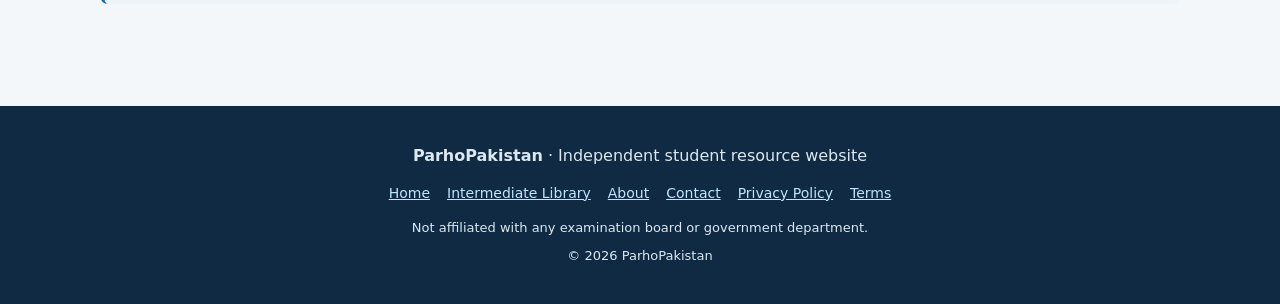
<file: intermediate-study-guide.html>
<!doctype html>
<html lang="en"><head><meta charset="utf-8"><meta name="viewport" content="width=device-width,initial-scale=1">
<title>Intermediate All Groups Study Guide (11th &amp; 12th) | ParhoPakistan</title>
<meta name="description" content="Original study guide for Punjab Intermediate groups: FSc Pre-Medical, Pre-Engineering, ICS, I.Com, FA, FA-IT and General Science for Classes 11 and 12.">
<meta name="robots" content="index,follow"><link rel="canonical" href="https://jin999-alt.github.io/parhopakistan/intermediate-study-guide.html"><meta name="theme-color" content="#102a43"><link rel="stylesheet" href="site.css"></head>
<body><a class="skip" href="#main">Skip to content</a>
<header class="site-header"><div class="nav-wrap"><a class="brand" href="index.html">Parho<span>Pakistan</span></a><nav class="nav" aria-label="Main navigation"><a href="index.html#resources">Resources</a><a href="punjab-boards.html">Intermediate Library</a><a href="study-guide.html">Study Guide</a><a href="about.html">About</a><a href="contact.html">Contact</a></nav></div>
<div class="page-hero"><div class="breadcrumbs"><a href="index.html">Home</a> / <a href="punjab-boards.html">Intermediate Library</a> / Study Guide</div><h1>Punjab Intermediate · All Groups</h1><p>Class 11 and Class 12 study roadmaps for all major Intermediate pathways and all nine Punjab boards.</p></div></header>
<main id="main" class="container">
<section class="section"><div class="notice"><strong>Important:</strong> This is original general study guidance, not an official BISE pairing scheme, model paper, chapter-wise textbook note set or exam prediction. Group names and elective combinations may differ by college and session. Confirm your exact subjects from your registration card and latest official notices.</div></section>
<section class="section"><div class="section-head"><h2>Choose your group</h2><p>Each group has separate Class 11 and Class 12 guidance below.</p></div><div class="chips"><a class="tag" href="#fsc-pre-medical">FSc Pre-Medical</a> <a class="tag" href="#fsc-pre-engineering">FSc Pre-Engineering</a> <a class="tag" href="#ics">ICS</a> <a class="tag" href="#icom">I.Com</a> <a class="tag" href="#fa">FA</a> <a class="tag" href="#fa-it">FA-IT</a> <a class="tag" href="#general-science">General Science</a></div></section>

<section class="section group-section" id="fsc-pre-medical">
  <div class="section-head"><h2>FSc Pre-Medical</h2><p>Biology, Chemistry, Physics and compulsory subjects (confirm your registered combination).</p></div>
  <div class="two-col">
    <article class="info"><h3>Class 11 · First Year</h3>
      <p>Start with the current Class 11 textbook and syllabus. Make a chapter checklist, learn key definitions/formulas, practise short and long questions, and complete practical work where prescribed.</p>
      <ul><li>Keep a separate notebook for each subject.</li><li>Practise topic-wise questions before timed papers.</li><li>Record weak topics and revisit them weekly.</li></ul>
    </article>
    <article class="info"><h3>Class 12 · Second Year</h3>
      <p>Use the current Class 12 syllabus and textbook. Keep revision of Class 11 foundations where they are needed, but do not assume Class 11 and Class 12 paper schemes are identical.</p>
      <ul><li>Make a subject-wise revision calendar.</li><li>Attempt timed practice papers and check mistakes.</li><li>Prepare diagrams, numericals, practicals or written answers according to your subjects.</li></ul>
    </article>
  </div>
  <div class="notice"><strong>Subject confirmation:</strong> Biology, Chemistry, Physics and compulsory subjects (confirm your registered combination). Always follow your own registration card and current board/PECTAA notifications.</div>
</section>

<section class="section group-section" id="fsc-pre-engineering">
  <div class="section-head"><h2>FSc Pre-Engineering</h2><p>Mathematics, Physics, Chemistry and compulsory subjects (confirm your registered combination).</p></div>
  <div class="two-col">
    <article class="info"><h3>Class 11 · First Year</h3>
      <p>Start with the current Class 11 textbook and syllabus. Make a chapter checklist, learn key definitions/formulas, practise short and long questions, and complete practical work where prescribed.</p>
      <ul><li>Keep a separate notebook for each subject.</li><li>Practise topic-wise questions before timed papers.</li><li>Record weak topics and revisit them weekly.</li></ul>
    </article>
    <article class="info"><h3>Class 12 · Second Year</h3>
      <p>Use the current Class 12 syllabus and textbook. Keep revision of Class 11 foundations where they are needed, but do not assume Class 11 and Class 12 paper schemes are identical.</p>
      <ul><li>Make a subject-wise revision calendar.</li><li>Attempt timed practice papers and check mistakes.</li><li>Prepare diagrams, numericals, practicals or written answers according to your subjects.</li></ul>
    </article>
  </div>
  <div class="notice"><strong>Subject confirmation:</strong> Mathematics, Physics, Chemistry and compulsory subjects (confirm your registered combination). Always follow your own registration card and current board/PECTAA notifications.</div>
</section>

<section class="section group-section" id="ics">
  <div class="section-head"><h2>ICS</h2><p>Mathematics, Computer Science and the registered third elective, which may vary by scheme/college.</p></div>
  <div class="two-col">
    <article class="info"><h3>Class 11 · First Year</h3>
      <p>Start with the current Class 11 textbook and syllabus. Make a chapter checklist, learn key definitions/formulas, practise short and long questions, and complete practical work where prescribed.</p>
      <ul><li>Keep a separate notebook for each subject.</li><li>Practise topic-wise questions before timed papers.</li><li>Record weak topics and revisit them weekly.</li></ul>
    </article>
    <article class="info"><h3>Class 12 · Second Year</h3>
      <p>Use the current Class 12 syllabus and textbook. Keep revision of Class 11 foundations where they are needed, but do not assume Class 11 and Class 12 paper schemes are identical.</p>
      <ul><li>Make a subject-wise revision calendar.</li><li>Attempt timed practice papers and check mistakes.</li><li>Prepare diagrams, numericals, practicals or written answers according to your subjects.</li></ul>
    </article>
  </div>
  <div class="notice"><strong>Subject confirmation:</strong> Mathematics, Computer Science and the registered third elective, which may vary by scheme/college. Always follow your own registration card and current board/PECTAA notifications.</div>
</section>

<section class="section group-section" id="icom">
  <div class="section-head"><h2>I.Com</h2><p>Accounting, Economics, Commerce and other approved commerce subjects; exact combinations may vary.</p></div>
  <div class="two-col">
    <article class="info"><h3>Class 11 · First Year</h3>
      <p>Start with the current Class 11 textbook and syllabus. Make a chapter checklist, learn key definitions/formulas, practise short and long questions, and complete practical work where prescribed.</p>
      <ul><li>Keep a separate notebook for each subject.</li><li>Practise topic-wise questions before timed papers.</li><li>Record weak topics and revisit them weekly.</li></ul>
    </article>
    <article class="info"><h3>Class 12 · Second Year</h3>
      <p>Use the current Class 12 syllabus and textbook. Keep revision of Class 11 foundations where they are needed, but do not assume Class 11 and Class 12 paper schemes are identical.</p>
      <ul><li>Make a subject-wise revision calendar.</li><li>Attempt timed practice papers and check mistakes.</li><li>Prepare diagrams, numericals, practicals or written answers according to your subjects.</li></ul>
    </article>
  </div>
  <div class="notice"><strong>Subject confirmation:</strong> Accounting, Economics, Commerce and other approved commerce subjects; exact combinations may vary. Always follow your own registration card and current board/PECTAA notifications.</div>
</section>

<section class="section group-section" id="fa">
  <div class="section-head"><h2>FA</h2><p>Humanities/Arts electives such as Education, Civics, Economics, Psychology, History, Geography or languages.</p></div>
  <div class="two-col">
    <article class="info"><h3>Class 11 · First Year</h3>
      <p>Start with the current Class 11 textbook and syllabus. Make a chapter checklist, learn key definitions/formulas, practise short and long questions, and complete practical work where prescribed.</p>
      <ul><li>Keep a separate notebook for each subject.</li><li>Practise topic-wise questions before timed papers.</li><li>Record weak topics and revisit them weekly.</li></ul>
    </article>
    <article class="info"><h3>Class 12 · Second Year</h3>
      <p>Use the current Class 12 syllabus and textbook. Keep revision of Class 11 foundations where they are needed, but do not assume Class 11 and Class 12 paper schemes are identical.</p>
      <ul><li>Make a subject-wise revision calendar.</li><li>Attempt timed practice papers and check mistakes.</li><li>Prepare diagrams, numericals, practicals or written answers according to your subjects.</li></ul>
    </article>
  </div>
  <div class="notice"><strong>Subject confirmation:</strong> Humanities/Arts electives such as Education, Civics, Economics, Psychology, History, Geography or languages. Always follow your own registration card and current board/PECTAA notifications.</div>
</section>

<section class="section group-section" id="fa-it">
  <div class="section-head"><h2>FA-IT</h2><p>An IT/computer-related elective with FA subjects; confirm the exact registered subject combination.</p></div>
  <div class="two-col">
    <article class="info"><h3>Class 11 · First Year</h3>
      <p>Start with the current Class 11 textbook and syllabus. Make a chapter checklist, learn key definitions/formulas, practise short and long questions, and complete practical work where prescribed.</p>
      <ul><li>Keep a separate notebook for each subject.</li><li>Practise topic-wise questions before timed papers.</li><li>Record weak topics and revisit them weekly.</li></ul>
    </article>
    <article class="info"><h3>Class 12 · Second Year</h3>
      <p>Use the current Class 12 syllabus and textbook. Keep revision of Class 11 foundations where they are needed, but do not assume Class 11 and Class 12 paper schemes are identical.</p>
      <ul><li>Make a subject-wise revision calendar.</li><li>Attempt timed practice papers and check mistakes.</li><li>Prepare diagrams, numericals, practicals or written answers according to your subjects.</li></ul>
    </article>
  </div>
  <div class="notice"><strong>Subject confirmation:</strong> An IT/computer-related elective with FA subjects; confirm the exact registered subject combination. Always follow your own registration card and current board/PECTAA notifications.</div>
</section>

<section class="section group-section" id="general-science">
  <div class="section-head"><h2>General Science</h2><p>Subject combinations vary; use the subjects shown on your own college registration record.</p></div>
  <div class="two-col">
    <article class="info"><h3>Class 11 · First Year</h3>
      <p>Start with the current Class 11 textbook and syllabus. Make a chapter checklist, learn key definitions/formulas, practise short and long questions, and complete practical work where prescribed.</p>
      <ul><li>Keep a separate notebook for each subject.</li><li>Practise topic-wise questions before timed papers.</li><li>Record weak topics and revisit them weekly.</li></ul>
    </article>
    <article class="info"><h3>Class 12 · Second Year</h3>
      <p>Use the current Class 12 syllabus and textbook. Keep revision of Class 11 foundations where they are needed, but do not assume Class 11 and Class 12 paper schemes are identical.</p>
      <ul><li>Make a subject-wise revision calendar.</li><li>Attempt timed practice papers and check mistakes.</li><li>Prepare diagrams, numericals, practicals or written answers according to your subjects.</li></ul>
    </article>
  </div>
  <div class="notice"><strong>Subject confirmation:</strong> Subject combinations vary; use the subjects shown on your own college registration record. Always follow your own registration card and current board/PECTAA notifications.</div>
</section>
<section class="section"><div class="section-head"><h2>Weekly study routine</h2><p>Use this routine in both years, adjusting sessions to your actual subjects.</p></div><div class="three-col">
<div class="info"><h3>Monday–Tuesday</h3><p>Study your hardest core subject, then revise one theory or compulsory subject. Finish with 10 short questions.</p></div>
<div class="info"><h3>Wednesday–Thursday</h3><p>Practise textbook exercises, diagrams, numericals, writing or practical tasks. Review your mistake notebook.</p></div>
<div class="info"><h3>Friday–Sunday</h3><p>Rotate remaining subjects, attempt a timed practice section, check answers, and plan the next week.</p></div>
</div></section>
<section class="section"><div class="section-head"><h2>Exam preparation checklist</h2></div><div class="panel"><ul><li>Confirm board, class, group and registered subjects.</li><li>Use the syllabus and deleted-topic notice for the correct exam session.</li><li>Keep Class 11 and Class 12 chapter trackers separate.</li><li>Practise with papers that match your current syllabus and year.</li><li>Prepare practical records and viva topics where required.</li><li>In numericals, show formula, substitution and units; in diagrams, label clearly.</li></ul></div></section>
<section class="section"><div class="notice"><strong>Official reference:</strong> PECTAA's Curriculum &amp; Compliance page lists Grade 11 Annual Examination 2026 Smart Syllabus/ALP, pairing schemes and model papers. Check the latest notification for your session; do not assume a Grade 11 scheme automatically applies to Grade 12. <a href="https://pectaa.edu.pk/curriculum-compliance/" target="_blank" rel="noopener noreferrer">Open PECTAA Curriculum &amp; Compliance</a>.</div></section>
</main><footer class="site-footer"><div class="footer-inner"><p><strong>ParhoPakistan</strong> · Independent student resource website</p><div class="footer-links"><a href="index.html">Home</a><a href="punjab-boards.html">Intermediate Library</a><a href="about.html">About</a><a href="contact.html">Contact</a><a href="privacy-policy.html">Privacy Policy</a><a href="terms.html">Terms</a></div><p class="small">Not affiliated with any examination board or government department.</p><p class="small">© <span id="year"></span> ParhoPakistan</p></div></footer><script>document.getElementById('year').textContent=new Date().getFullYear();</script></body></html>
</file>
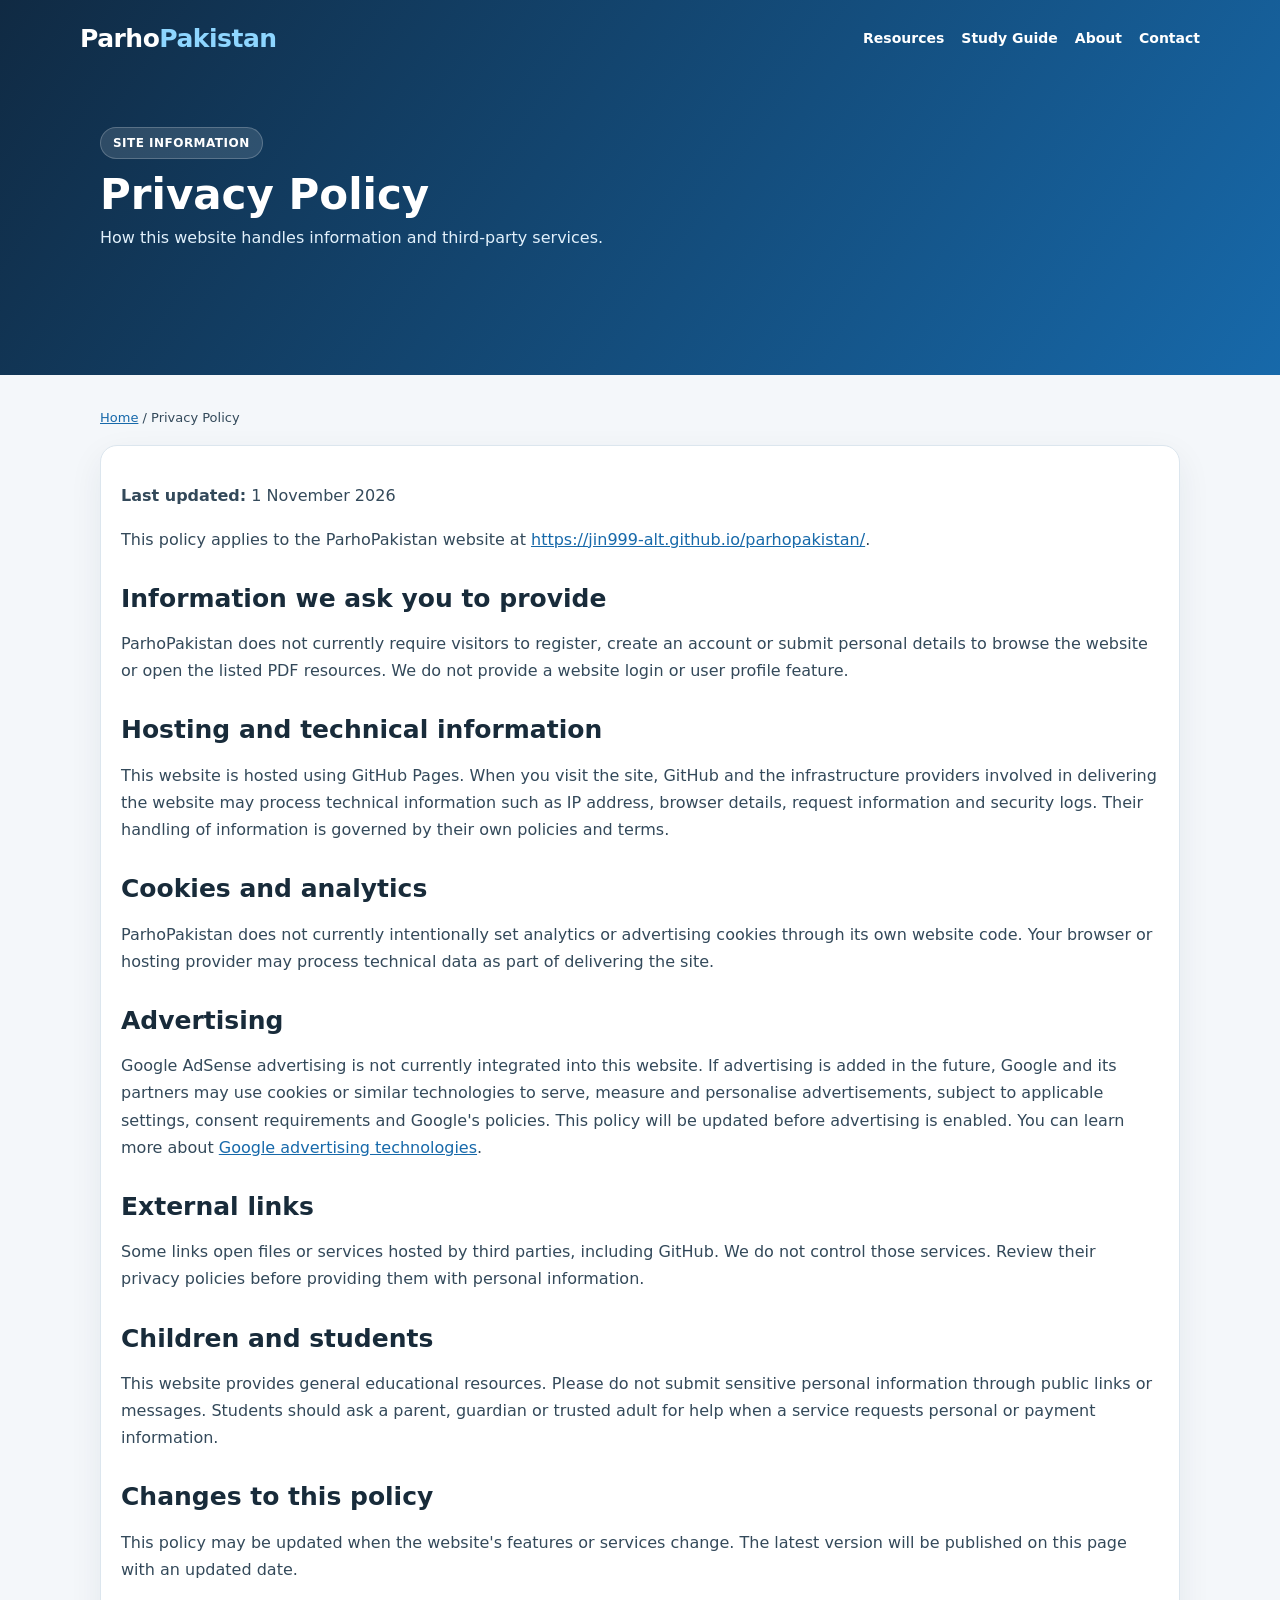
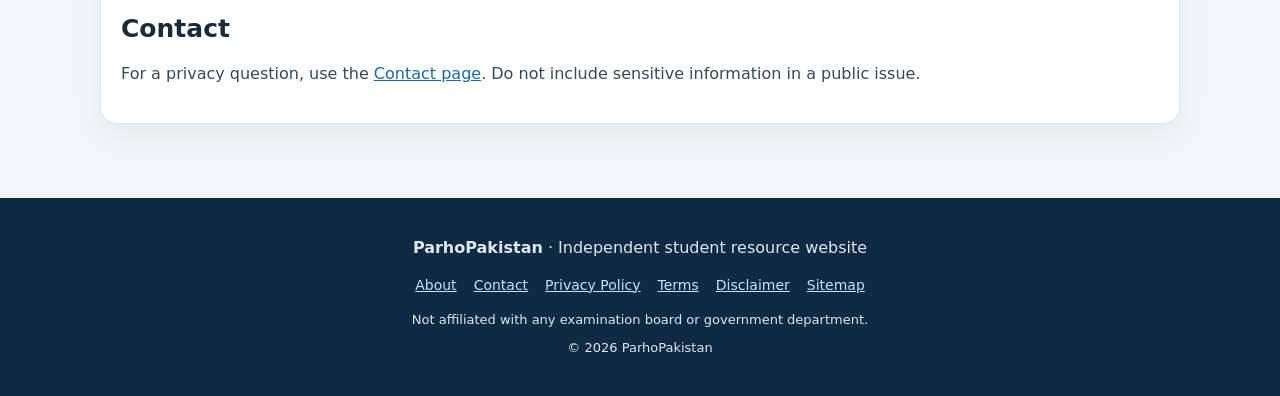
<file: privacy-policy.html>
<!doctype html><html lang="en"><head><meta charset="utf-8"><meta name="viewport" content="width=device-width,initial-scale=1"><title>Privacy Policy | ParhoPakistan</title><meta name="description" content="Read the ParhoPakistan privacy policy, including information about website hosting, cookies and possible future advertising."><link rel="canonical" href="https://jin999-alt.github.io/parhopakistan/privacy-policy.html"><meta name="robots" content="index,follow"><link rel="stylesheet" href="site.css"></head><body><a class="skip" href="#main">Skip to content</a><header class="site-header"><div class="nav-wrap"><a class="brand" href="index.html">Parho<span>Pakistan</span></a><nav class="nav" aria-label="Main navigation"><a href="index.html#resources">Resources</a><a href="study-guide.html">Study Guide</a><a href="index.html#about">About</a><a href="contact.html">Contact</a></nav></div><section class="page-hero"><div class="container"><span class="eyebrow">SITE INFORMATION</span><h1>Privacy Policy</h1><p>How this website handles information and third-party services.</p></div></section></header><main id="main" class="container article"><p class="breadcrumbs"><a href="index.html">Home</a> / Privacy Policy</p><div class="panel"><p><strong>Last updated:</strong> 1 November 2026</p><p>This policy applies to the ParhoPakistan website at <a href="https://jin999-alt.github.io/parhopakistan/">https://jin999-alt.github.io/parhopakistan/</a>.</p><h2>Information we ask you to provide</h2><p>ParhoPakistan does not currently require visitors to register, create an account or submit personal details to browse the website or open the listed PDF resources. We do not provide a website login or user profile feature.</p><h2>Hosting and technical information</h2><p>This website is hosted using GitHub Pages. When you visit the site, GitHub and the infrastructure providers involved in delivering the website may process technical information such as IP address, browser details, request information and security logs. Their handling of information is governed by their own policies and terms.</p><h2>Cookies and analytics</h2><p>ParhoPakistan does not currently intentionally set analytics or advertising cookies through its own website code. Your browser or hosting provider may process technical data as part of delivering the site.</p><h2>Advertising</h2><p>Google AdSense advertising is not currently integrated into this website. If advertising is added in the future, Google and its partners may use cookies or similar technologies to serve, measure and personalise advertisements, subject to applicable settings, consent requirements and Google's policies. This policy will be updated before advertising is enabled. You can learn more about <a href="https://policies.google.com/technologies/ads" target="_blank" rel="noopener noreferrer">Google advertising technologies</a>.</p><h2>External links</h2><p>Some links open files or services hosted by third parties, including GitHub. We do not control those services. Review their privacy policies before providing them with personal information.</p><h2>Children and students</h2><p>This website provides general educational resources. Please do not submit sensitive personal information through public links or messages. Students should ask a parent, guardian or trusted adult for help when a service requests personal or payment information.</p><h2>Changes to this policy</h2><p>This policy may be updated when the website's features or services change. The latest version will be published on this page with an updated date.</p><h2>Contact</h2><p>For a privacy question, use the <a href="contact.html">Contact page</a>. Do not include sensitive information in a public issue.</p></div></main><footer class="site-footer"><div class="footer-inner"><p><strong>ParhoPakistan</strong> · Independent student resource website</p><div class="footer-links"><a href="about.html">About</a><a href="contact.html">Contact</a><a href="privacy-policy.html">Privacy Policy</a><a href="terms.html">Terms</a><a href="disclaimer.html">Disclaimer</a><a href="sitemap.xml">Sitemap</a></div><p class="small">Not affiliated with any examination board or government department.</p><p class="small">© <span id="year"></span> ParhoPakistan</p></div></footer><script>document.getElementById('year').textContent=new Date().getFullYear();</script></body></html>
</file>
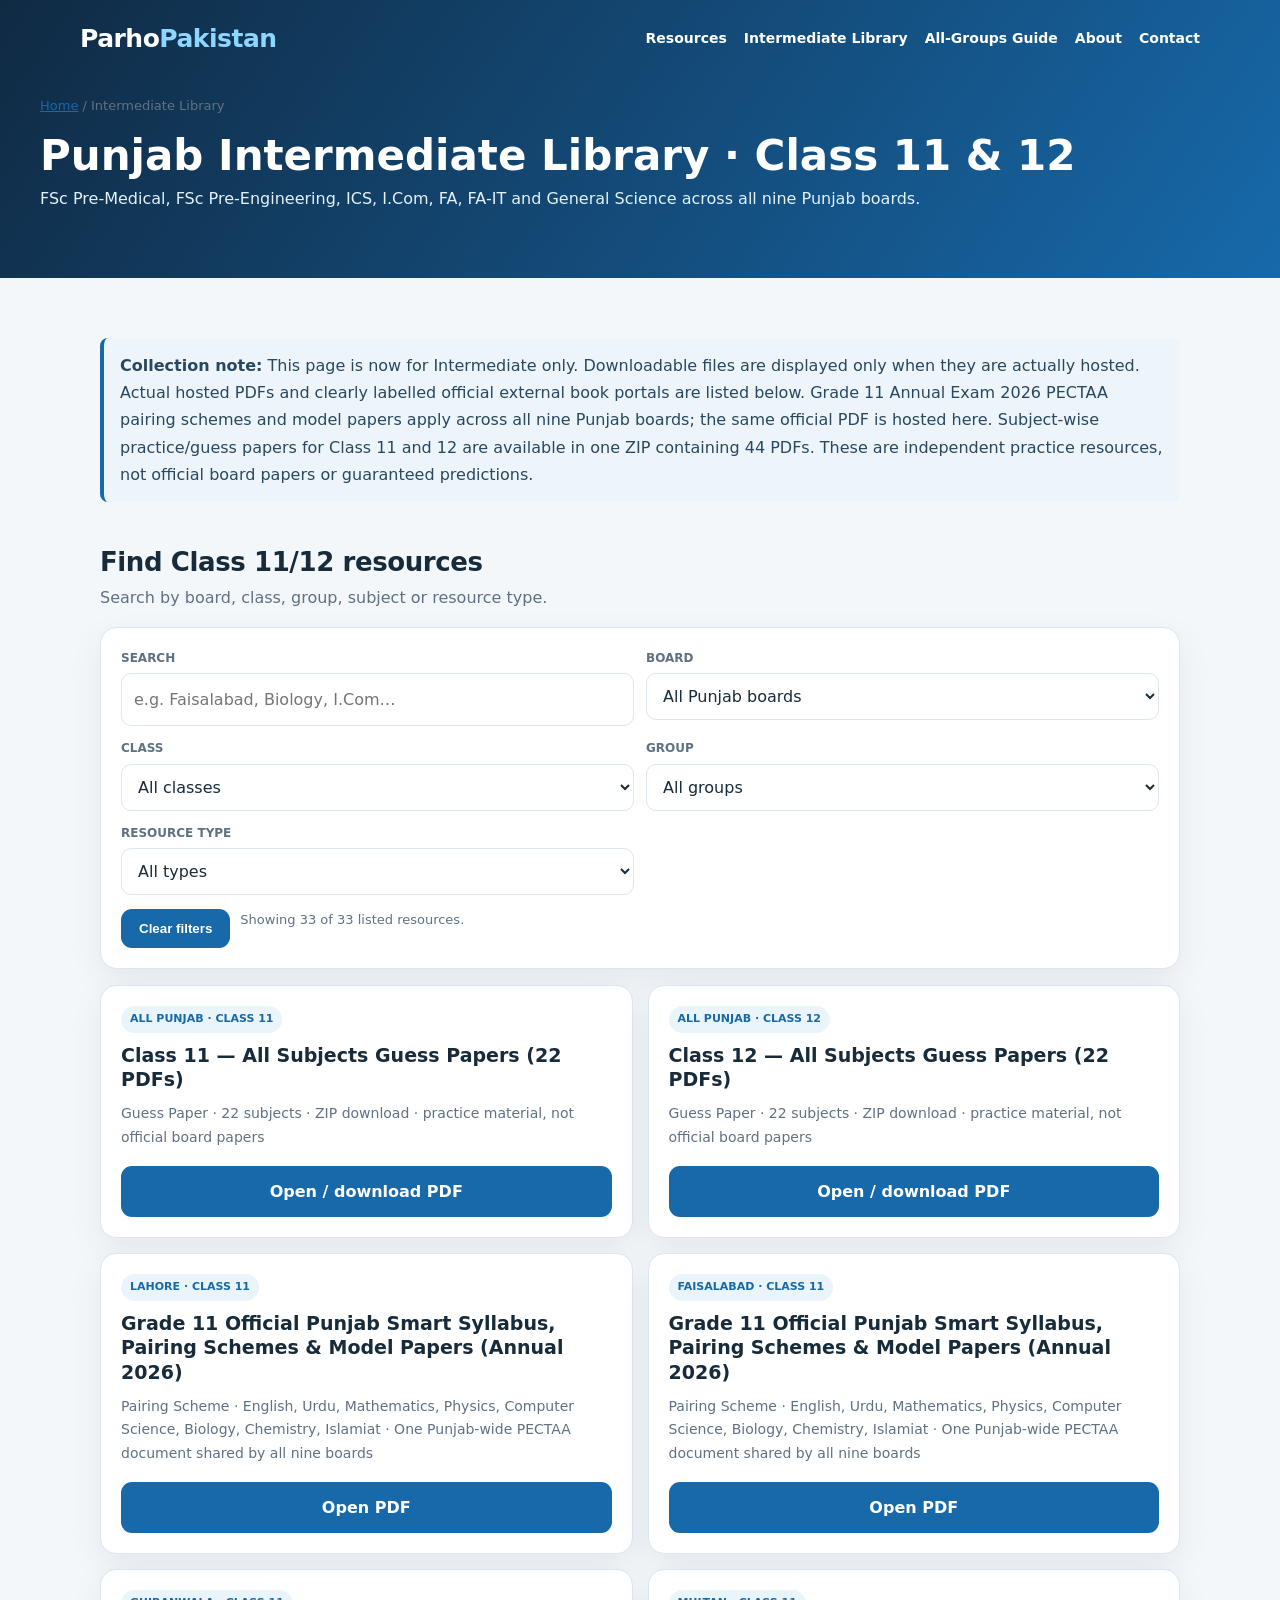
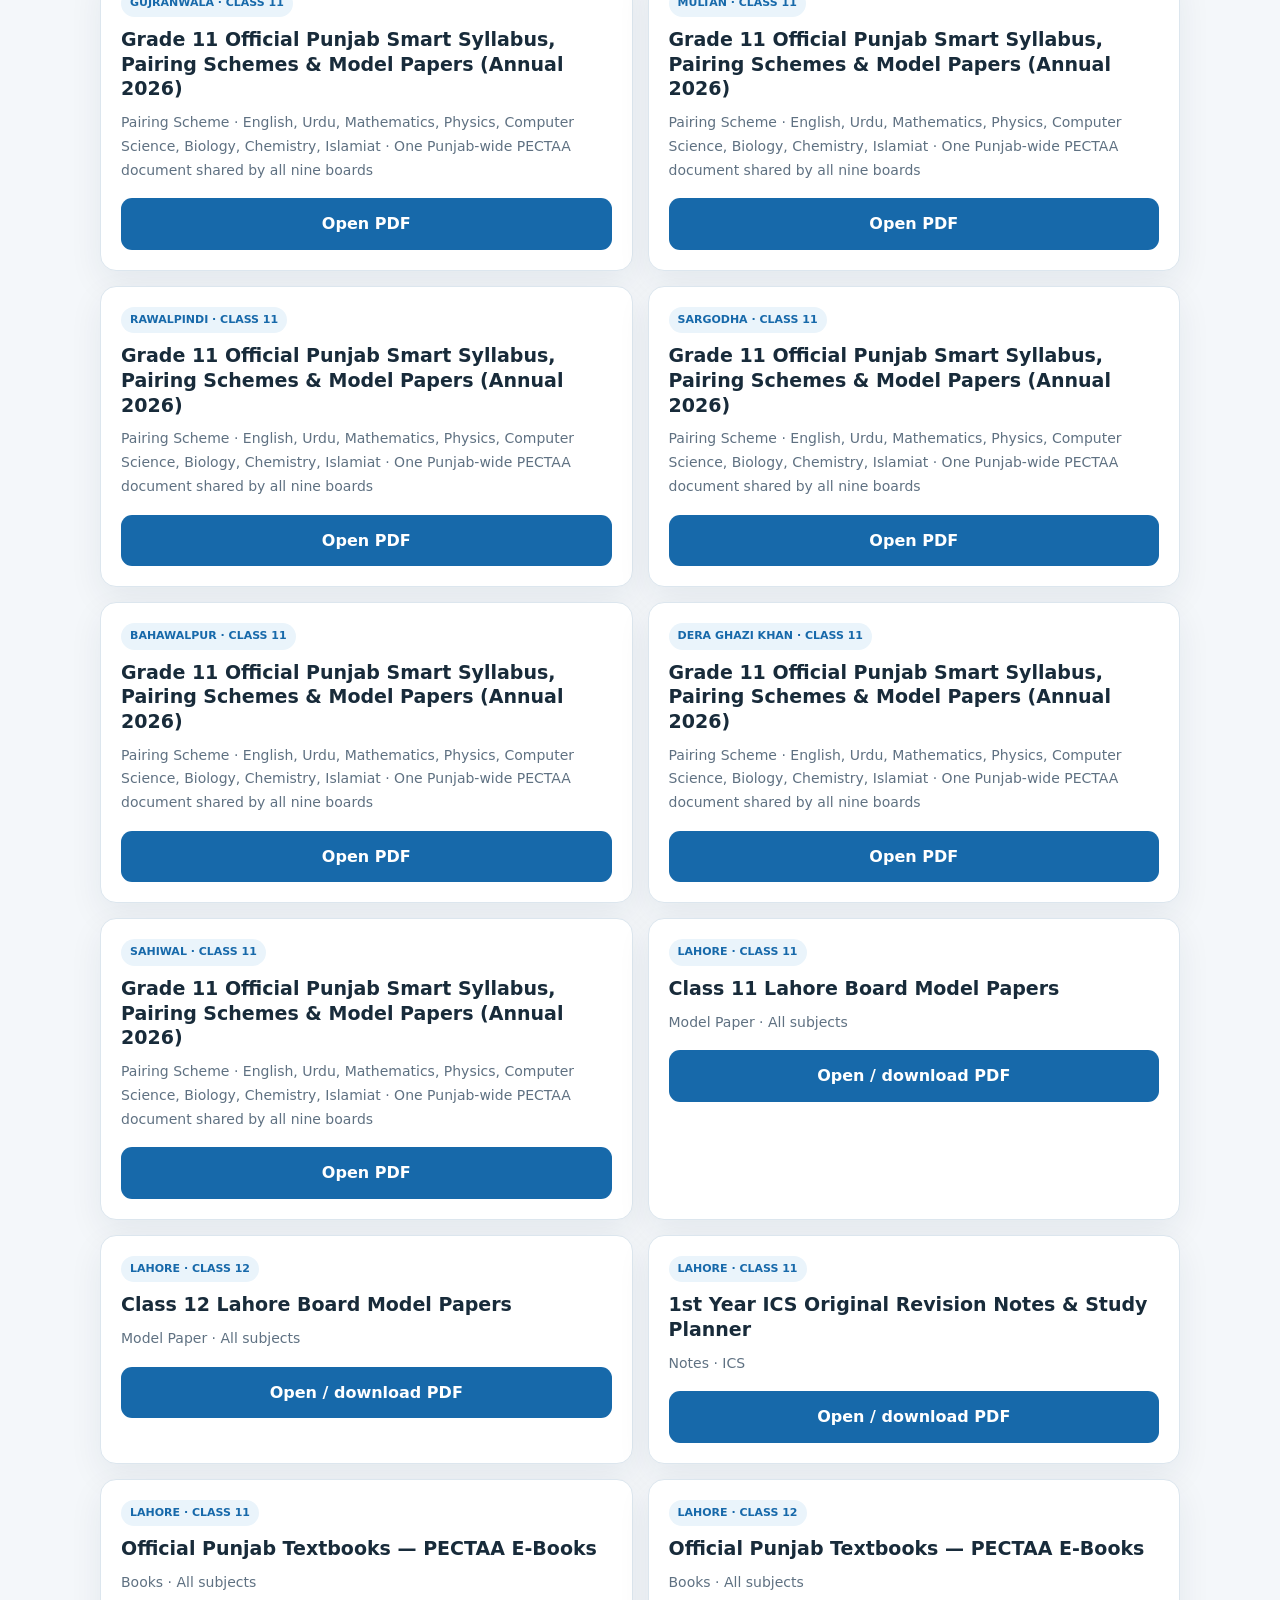
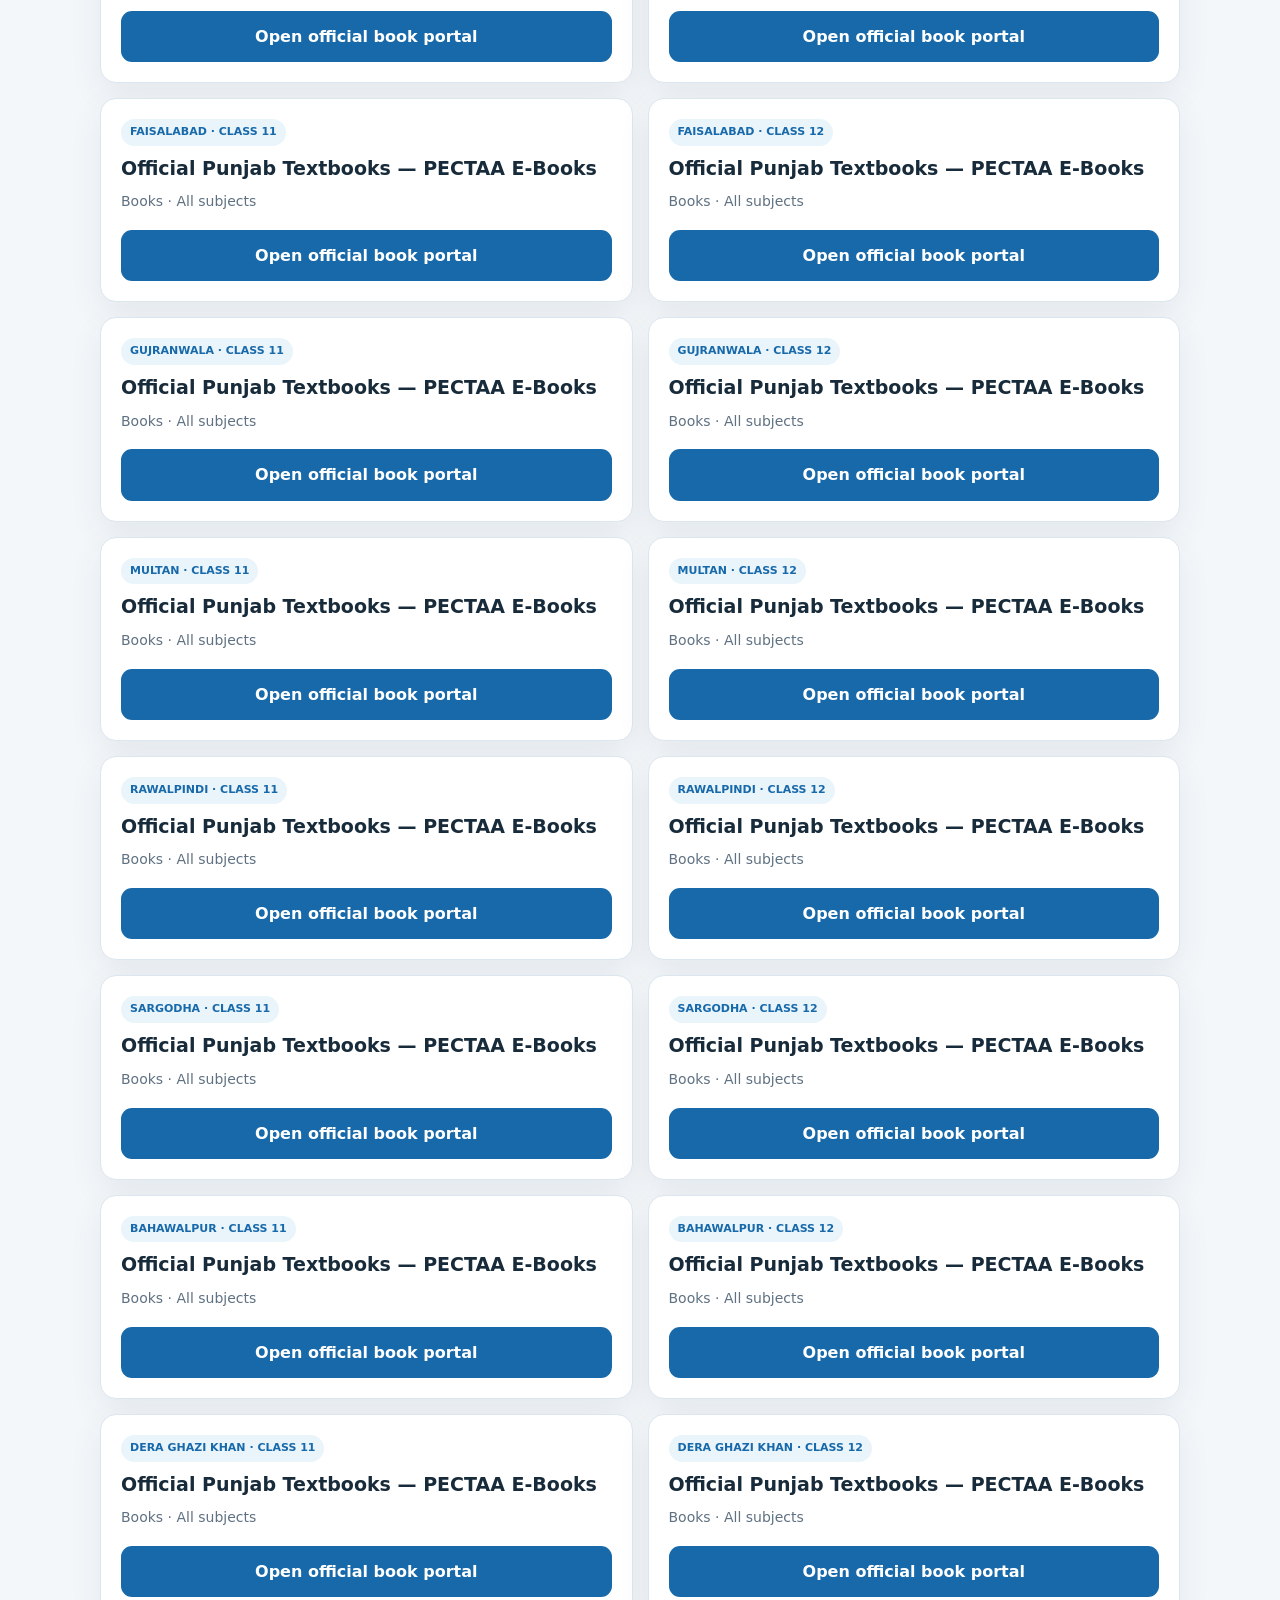
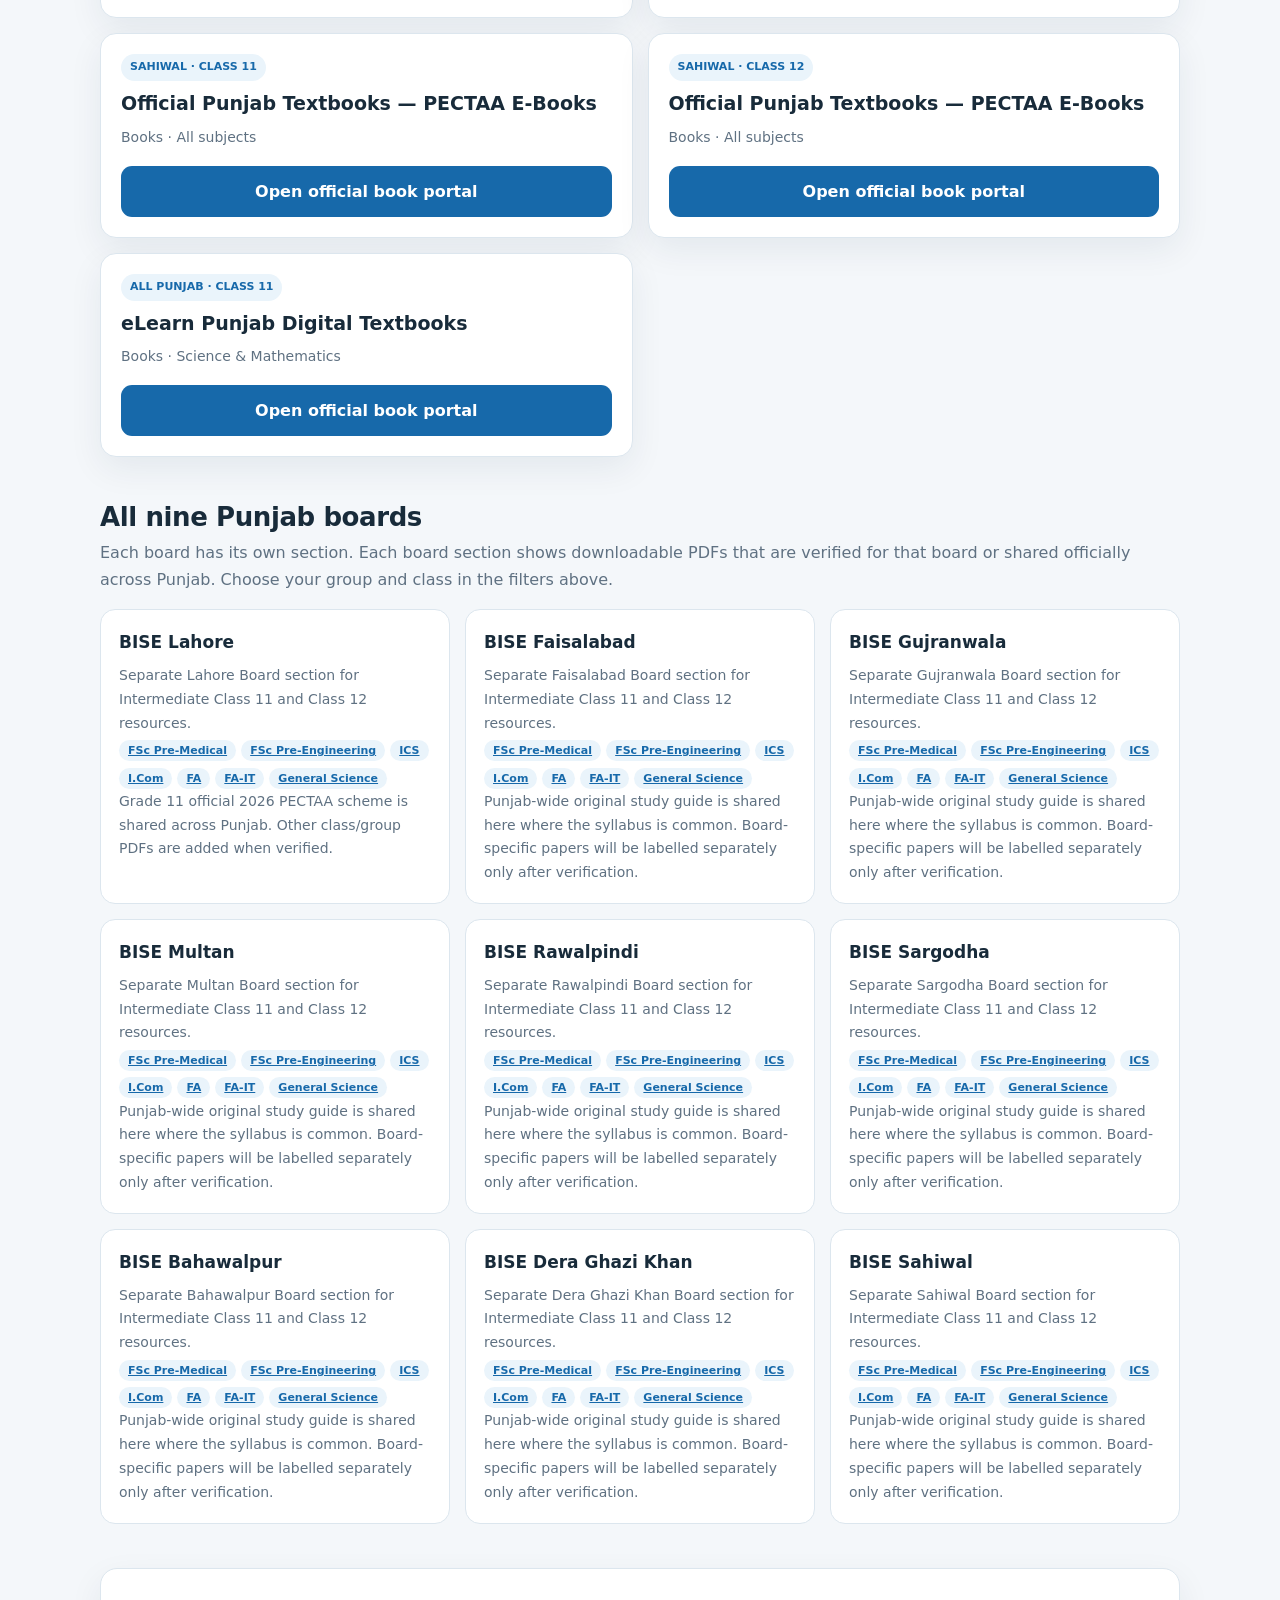
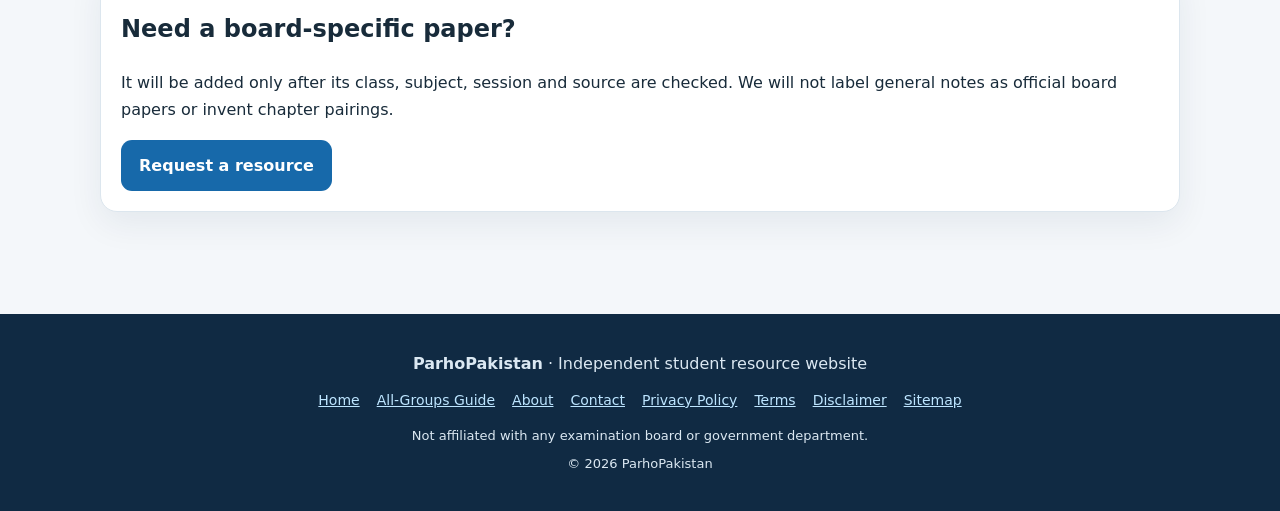
<file: punjab-boards.html>
<!doctype html>
<html lang="en"><head><meta charset="utf-8"><meta name="viewport" content="width=device-width,initial-scale=1">
<title>Intermediate All Groups PDF Library | ParhoPakistan</title>
<meta name="description" content="Search Intermediate Class 11 and 12 resources for FSc Pre-Medical, Pre-Engineering, ICS, I.Com, FA, FA-IT and General Science across all nine Punjab boards.">
<meta name="robots" content="index,follow"><link rel="canonical" href="https://jin999-alt.github.io/parhopakistan/punjab-boards.html"><meta name="theme-color" content="#102a43"><link rel="stylesheet" href="site.css"></head><body><a class="skip" href="#main">Skip to content</a>
<header class="site-header"><div class="nav-wrap"><a class="brand" href="index.html">Parho<span>Pakistan</span></a><nav class="nav" aria-label="Main navigation"><a href="index.html#resources">Resources</a><a href="punjab-boards.html">Intermediate Library</a><a href="intermediate-study-guide.html">All-Groups Guide</a><a href="about.html">About</a><a href="contact.html">Contact</a></nav></div>
<div class="page-hero"><div class="breadcrumbs"><a href="index.html">Home</a> / Intermediate Library</div><h1>Punjab Intermediate Library · Class 11 &amp; 12</h1><p>FSc Pre-Medical, FSc Pre-Engineering, ICS, I.Com, FA, FA-IT and General Science across all nine Punjab boards.</p></div></header>
<main id="main" class="container">
<section class="section"><div class="notice"><strong>Collection note:</strong> This page is now for Intermediate only. Downloadable files are displayed only when they are actually hosted. Actual hosted PDFs and clearly labelled official external book portals are listed below. Grade 11 Annual Exam 2026 PECTAA pairing schemes and model papers apply across all nine Punjab boards; the same official PDF is hosted here. Subject-wise practice/guess papers for Class 11 and 12 are available in one ZIP containing 44 PDFs. These are independent practice resources, not official board papers or guaranteed predictions.</div></section>
<section class="section"><div class="section-head"><h2>Find Class 11/12 resources</h2><p>Search by board, class, group, subject or resource type.</p></div><div class="panel"><div class="filters">
<div class="field"><label for="search">SEARCH</label><input id="search" type="search" placeholder="e.g. Faisalabad, Biology, I.Com…" autocomplete="off"></div>
<div class="field"><label for="board">BOARD</label><select id="board"><option value="all">All Punjab boards</option><option>Lahore</option><option>Faisalabad</option><option>Gujranwala</option><option>Multan</option><option>Rawalpindi</option><option>Sargodha</option><option>Bahawalpur</option><option>Dera Ghazi Khan</option><option>Sahiwal</option></select></div>
<div class="field"><label for="class">CLASS</label><select id="class"><option value="all">All classes</option><option value="11">Class 11</option><option value="12">Class 12</option></select></div>
<div class="field"><label for="group">GROUP</label><select id="group"><option value="all">All groups</option><option>FSc Pre-Medical</option><option>FSc Pre-Engineering</option><option>ICS</option><option>I.Com</option><option>FA</option><option>FA-IT</option><option>General Science</option></select></div>
<div class="field"><label for="kind">RESOURCE TYPE</label><select id="kind"><option value="all">All types</option><option value="Study Guide">Study Guides</option><option value="Books">Books</option><option value="Guess Paper">Guess Papers</option><option value="Model Paper">Model Papers</option><option value="Notes">Notes</option><option value="Pairing Scheme">Pairing Schemes</option><option value="Past Paper">Past Papers</option><option value="MCQs">MCQs</option></select></div>
</div><div style="display:flex;gap:10px;flex-wrap:wrap;margin-top:14px"><button class="btn btn-blue" id="clear" type="button">Clear filters</button><span class="small muted" id="status" aria-live="polite"></span></div></div><div class="cards" id="results" aria-live="polite"></div></section>
<div class="section"><div class="section-head"><h2>All nine Punjab boards</h2><p>Each board has its own section. Each board section shows downloadable PDFs that are verified for that board or shared officially across Punjab. Choose your group and class in the filters above.</p></div><div class="three-col">
<article class="info board-card" id="board-1">
  <h3>BISE Lahore</h3>
  <p>Separate Lahore Board section for Intermediate Class 11 and Class 12 resources.</p>
  <div class="chips"><a class="tag" href="intermediate-study-guide.html#fsc-pre-medical">FSc Pre-Medical</a> <a class="tag" href="intermediate-study-guide.html#fsc-pre-engineering">FSc Pre-Engineering</a> <a class="tag" href="intermediate-study-guide.html#ics">ICS</a> <a class="tag" href="intermediate-study-guide.html#icom">I.Com</a> <a class="tag" href="intermediate-study-guide.html#fa">FA</a> <a class="tag" href="intermediate-study-guide.html#fa-it">FA-IT</a> <a class="tag" href="intermediate-study-guide.html#general-science">General Science</a></div>
  <p class="small muted">Grade 11 official 2026 PECTAA scheme is shared across Punjab. Other class/group PDFs are added when verified.</p>
</article>

<article class="info board-card" id="board-2">
  <h3>BISE Faisalabad</h3>
  <p>Separate Faisalabad Board section for Intermediate Class 11 and Class 12 resources.</p>
  <div class="chips"><a class="tag" href="intermediate-study-guide.html#fsc-pre-medical">FSc Pre-Medical</a> <a class="tag" href="intermediate-study-guide.html#fsc-pre-engineering">FSc Pre-Engineering</a> <a class="tag" href="intermediate-study-guide.html#ics">ICS</a> <a class="tag" href="intermediate-study-guide.html#icom">I.Com</a> <a class="tag" href="intermediate-study-guide.html#fa">FA</a> <a class="tag" href="intermediate-study-guide.html#fa-it">FA-IT</a> <a class="tag" href="intermediate-study-guide.html#general-science">General Science</a></div>
  <p class="small muted">Punjab-wide original study guide is shared here where the syllabus is common. Board-specific papers will be labelled separately only after verification.</p>
</article>

<article class="info board-card" id="board-3">
  <h3>BISE Gujranwala</h3>
  <p>Separate Gujranwala Board section for Intermediate Class 11 and Class 12 resources.</p>
  <div class="chips"><a class="tag" href="intermediate-study-guide.html#fsc-pre-medical">FSc Pre-Medical</a> <a class="tag" href="intermediate-study-guide.html#fsc-pre-engineering">FSc Pre-Engineering</a> <a class="tag" href="intermediate-study-guide.html#ics">ICS</a> <a class="tag" href="intermediate-study-guide.html#icom">I.Com</a> <a class="tag" href="intermediate-study-guide.html#fa">FA</a> <a class="tag" href="intermediate-study-guide.html#fa-it">FA-IT</a> <a class="tag" href="intermediate-study-guide.html#general-science">General Science</a></div>
  <p class="small muted">Punjab-wide original study guide is shared here where the syllabus is common. Board-specific papers will be labelled separately only after verification.</p>
</article>

<article class="info board-card" id="board-4">
  <h3>BISE Multan</h3>
  <p>Separate Multan Board section for Intermediate Class 11 and Class 12 resources.</p>
  <div class="chips"><a class="tag" href="intermediate-study-guide.html#fsc-pre-medical">FSc Pre-Medical</a> <a class="tag" href="intermediate-study-guide.html#fsc-pre-engineering">FSc Pre-Engineering</a> <a class="tag" href="intermediate-study-guide.html#ics">ICS</a> <a class="tag" href="intermediate-study-guide.html#icom">I.Com</a> <a class="tag" href="intermediate-study-guide.html#fa">FA</a> <a class="tag" href="intermediate-study-guide.html#fa-it">FA-IT</a> <a class="tag" href="intermediate-study-guide.html#general-science">General Science</a></div>
  <p class="small muted">Punjab-wide original study guide is shared here where the syllabus is common. Board-specific papers will be labelled separately only after verification.</p>
</article>

<article class="info board-card" id="board-5">
  <h3>BISE Rawalpindi</h3>
  <p>Separate Rawalpindi Board section for Intermediate Class 11 and Class 12 resources.</p>
  <div class="chips"><a class="tag" href="intermediate-study-guide.html#fsc-pre-medical">FSc Pre-Medical</a> <a class="tag" href="intermediate-study-guide.html#fsc-pre-engineering">FSc Pre-Engineering</a> <a class="tag" href="intermediate-study-guide.html#ics">ICS</a> <a class="tag" href="intermediate-study-guide.html#icom">I.Com</a> <a class="tag" href="intermediate-study-guide.html#fa">FA</a> <a class="tag" href="intermediate-study-guide.html#fa-it">FA-IT</a> <a class="tag" href="intermediate-study-guide.html#general-science">General Science</a></div>
  <p class="small muted">Punjab-wide original study guide is shared here where the syllabus is common. Board-specific papers will be labelled separately only after verification.</p>
</article>

<article class="info board-card" id="board-6">
  <h3>BISE Sargodha</h3>
  <p>Separate Sargodha Board section for Intermediate Class 11 and Class 12 resources.</p>
  <div class="chips"><a class="tag" href="intermediate-study-guide.html#fsc-pre-medical">FSc Pre-Medical</a> <a class="tag" href="intermediate-study-guide.html#fsc-pre-engineering">FSc Pre-Engineering</a> <a class="tag" href="intermediate-study-guide.html#ics">ICS</a> <a class="tag" href="intermediate-study-guide.html#icom">I.Com</a> <a class="tag" href="intermediate-study-guide.html#fa">FA</a> <a class="tag" href="intermediate-study-guide.html#fa-it">FA-IT</a> <a class="tag" href="intermediate-study-guide.html#general-science">General Science</a></div>
  <p class="small muted">Punjab-wide original study guide is shared here where the syllabus is common. Board-specific papers will be labelled separately only after verification.</p>
</article>

<article class="info board-card" id="board-7">
  <h3>BISE Bahawalpur</h3>
  <p>Separate Bahawalpur Board section for Intermediate Class 11 and Class 12 resources.</p>
  <div class="chips"><a class="tag" href="intermediate-study-guide.html#fsc-pre-medical">FSc Pre-Medical</a> <a class="tag" href="intermediate-study-guide.html#fsc-pre-engineering">FSc Pre-Engineering</a> <a class="tag" href="intermediate-study-guide.html#ics">ICS</a> <a class="tag" href="intermediate-study-guide.html#icom">I.Com</a> <a class="tag" href="intermediate-study-guide.html#fa">FA</a> <a class="tag" href="intermediate-study-guide.html#fa-it">FA-IT</a> <a class="tag" href="intermediate-study-guide.html#general-science">General Science</a></div>
  <p class="small muted">Punjab-wide original study guide is shared here where the syllabus is common. Board-specific papers will be labelled separately only after verification.</p>
</article>

<article class="info board-card" id="board-8">
  <h3>BISE Dera Ghazi Khan</h3>
  <p>Separate Dera Ghazi Khan Board section for Intermediate Class 11 and Class 12 resources.</p>
  <div class="chips"><a class="tag" href="intermediate-study-guide.html#fsc-pre-medical">FSc Pre-Medical</a> <a class="tag" href="intermediate-study-guide.html#fsc-pre-engineering">FSc Pre-Engineering</a> <a class="tag" href="intermediate-study-guide.html#ics">ICS</a> <a class="tag" href="intermediate-study-guide.html#icom">I.Com</a> <a class="tag" href="intermediate-study-guide.html#fa">FA</a> <a class="tag" href="intermediate-study-guide.html#fa-it">FA-IT</a> <a class="tag" href="intermediate-study-guide.html#general-science">General Science</a></div>
  <p class="small muted">Punjab-wide original study guide is shared here where the syllabus is common. Board-specific papers will be labelled separately only after verification.</p>
</article>

<article class="info board-card" id="board-9">
  <h3>BISE Sahiwal</h3>
  <p>Separate Sahiwal Board section for Intermediate Class 11 and Class 12 resources.</p>
  <div class="chips"><a class="tag" href="intermediate-study-guide.html#fsc-pre-medical">FSc Pre-Medical</a> <a class="tag" href="intermediate-study-guide.html#fsc-pre-engineering">FSc Pre-Engineering</a> <a class="tag" href="intermediate-study-guide.html#ics">ICS</a> <a class="tag" href="intermediate-study-guide.html#icom">I.Com</a> <a class="tag" href="intermediate-study-guide.html#fa">FA</a> <a class="tag" href="intermediate-study-guide.html#fa-it">FA-IT</a> <a class="tag" href="intermediate-study-guide.html#general-science">General Science</a></div>
  <p class="small muted">Punjab-wide original study guide is shared here where the syllabus is common. Board-specific papers will be labelled separately only after verification.</p>
</article></div></div>
<section class="section"><div class="panel"><h2>Need a board-specific paper?</h2><p>It will be added only after its class, subject, session and source are checked. We will not label general notes as official board papers or invent chapter pairings.</p><a class="btn btn-blue" href="contact.html">Request a resource</a></div></section>
</main><footer class="site-footer"><div class="footer-inner"><p><strong>ParhoPakistan</strong> · Independent student resource website</p><div class="footer-links"><a href="index.html">Home</a><a href="intermediate-study-guide.html">All-Groups Guide</a><a href="about.html">About</a><a href="contact.html">Contact</a><a href="privacy-policy.html">Privacy Policy</a><a href="terms.html">Terms</a><a href="disclaimer.html">Disclaimer</a><a href="sitemap.xml">Sitemap</a></div><p class="small">Not affiliated with any examination board or government department.</p><p class="small">© <span id="year"></span> ParhoPakistan</p></div></footer>
<script>
document.getElementById('year').textContent=new Date().getFullYear();
const boards=["Lahore","Faisalabad","Gujranwala","Multan","Rawalpindi","Sargodha","Bahawalpur","Dera Ghazi Khan","Sahiwal"],groups=["FSc Pre-Medical","FSc Pre-Engineering","ICS","I.Com","FA","FA-IT","General Science"];
const papers=[];
papers.push({board:'All Punjab',cls:'11',group:'All groups',kind:'Guess Paper',subject:'22 subjects',title:'Class 11 — All Subjects Guess Papers (22 PDFs)',url:'./ParhoPakistan_All_Punjab_Boards_Guess_Papers%20(1).zip',note:'ZIP download · practice material, not official board papers'});
papers.push({board:'All Punjab',cls:'12',group:'All groups',kind:'Guess Paper',subject:'22 subjects',title:'Class 12 — All Subjects Guess Papers (22 PDFs)',url:'./ParhoPakistan_All_Punjab_Boards_Guess_Papers%20(1).zip',note:'ZIP download · practice material, not official board papers'});
const grade11OfficialPdf='./Notification-ALP-Grade-11.pdf';
for(const board of boards) papers.push({board,cls:'11',group:'All groups',kind:'Pairing Scheme',subject:'English, Urdu, Mathematics, Physics, Computer Science, Biology, Chemistry, Islamiat',title:'Grade 11 Official Punjab Smart Syllabus, Pairing Schemes & Model Papers (Annual 2026)',url:grade11OfficialPdf,note:'One Punjab-wide PECTAA document shared by all nine boards'});
papers.push({board:'Lahore',cls:'11',group:'All groups',kind:'Model Paper',subject:'All subjects',title:'Class 11 Lahore Board Model Papers',url:'./ModelPapers_11th%20lahore.pdf'});
papers.push({board:'Lahore',cls:'12',group:'All groups',kind:'Model Paper',subject:'All subjects',title:'Class 12 Lahore Board Model Papers',url:'./ModelPapers_12th%20lahore.pdf'});
papers.push({board:'Lahore',cls:'11',group:'ICS',kind:'Notes',subject:'ICS',title:'1st Year ICS Original Revision Notes & Study Planner',url:'./ICS_1st_Year_Study_Planner_Original.pdf'});
for(const board of boards){papers.push({board,cls:'11',group:'All groups',kind:'Books',subject:'All subjects',title:'Official Punjab Textbooks — PECTAA E-Books',url:'https://pectaa.edu.pk/books-and-publications/',external:true},{board,cls:'12',group:'All groups',kind:'Books',subject:'All subjects',title:'Official Punjab Textbooks — PECTAA E-Books',url:'https://pectaa.edu.pk/books-and-publications/',external:true});}
papers.push({board:'All Punjab',cls:'11',group:'All groups',kind:'Books',subject:'Science & Mathematics',title:'eLearn Punjab Digital Textbooks',url:'https://www.elearn.gov.pk/',external:true});
const $=id=>document.getElementById(id),results=$('results');
function render(){const q=$('search').value.trim().toLowerCase(),b=$('board').value,c=$('class').value,g=$('group').value,k=$('kind').value;
const found=papers.filter(p=>(b==='all'||p.board===b||p.board==='All Punjab')&&(c==='all'||p.cls===c)&&(g==='all'||p.group===g||p.group==='All groups')&&(k==='all'||p.kind===k)&&(!q||[p.board,p.cls,p.group,p.kind,p.subject,p.title].join(' ').toLowerCase().includes(q)));
results.replaceChildren();if(!found.length){const e=document.createElement('div');e.className='empty';e.textContent='No resource is listed for these filters yet. Try another class, board or group.';results.append(e)}
found.forEach(p=>{const card=document.createElement('article');card.className='card';const tag=document.createElement('span');tag.className='tag';tag.textContent=p.board.toUpperCase()+' · CLASS '+p.cls;const h=document.createElement('h3');h.textContent=p.title;const d=document.createElement('p');d.textContent=p.kind+' · '+p.subject+(p.note?' · '+p.note:'');const a=document.createElement('a');a.className='btn btn-blue';a.href=p.url;a.textContent=p.external?'Open official book portal':(p.kind==='Study Guide'?'Open Guide':(p.kind==='Pairing Scheme'?'Open PDF':'Open / download PDF'));if(p.external){a.target='_blank';a.rel='noopener noreferrer'}card.append(tag,h,d,a);results.append(card)});
$('status').textContent='Showing '+found.length+' of '+papers.length+' listed resources.'}
['search','board','class','group','kind'].forEach(id=>$(id).addEventListener(id==='search'?'input':'change',render));
$('clear').addEventListener('click',()=>{['search','board','class','group','kind'].forEach(id=>$(id).value=id==='search'?'': 'all');render()});render();
</script></body></html>
</file>
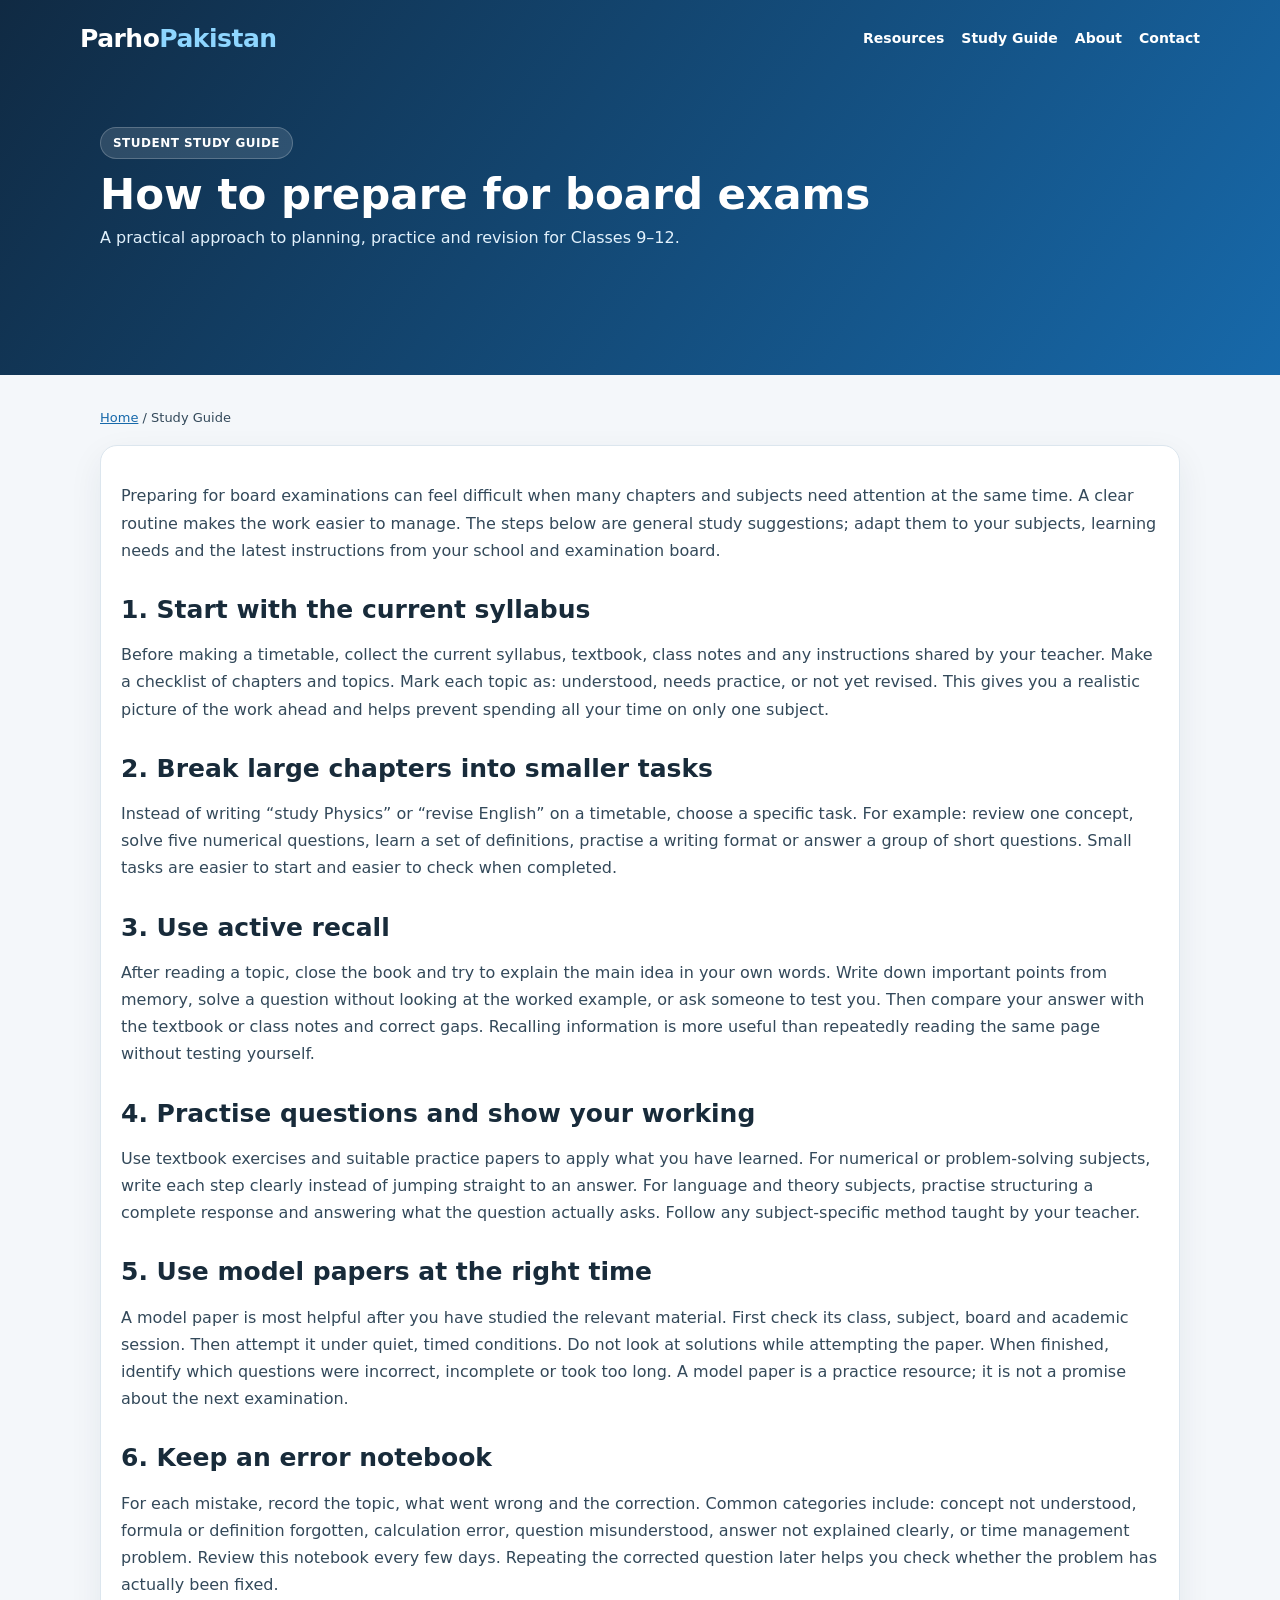
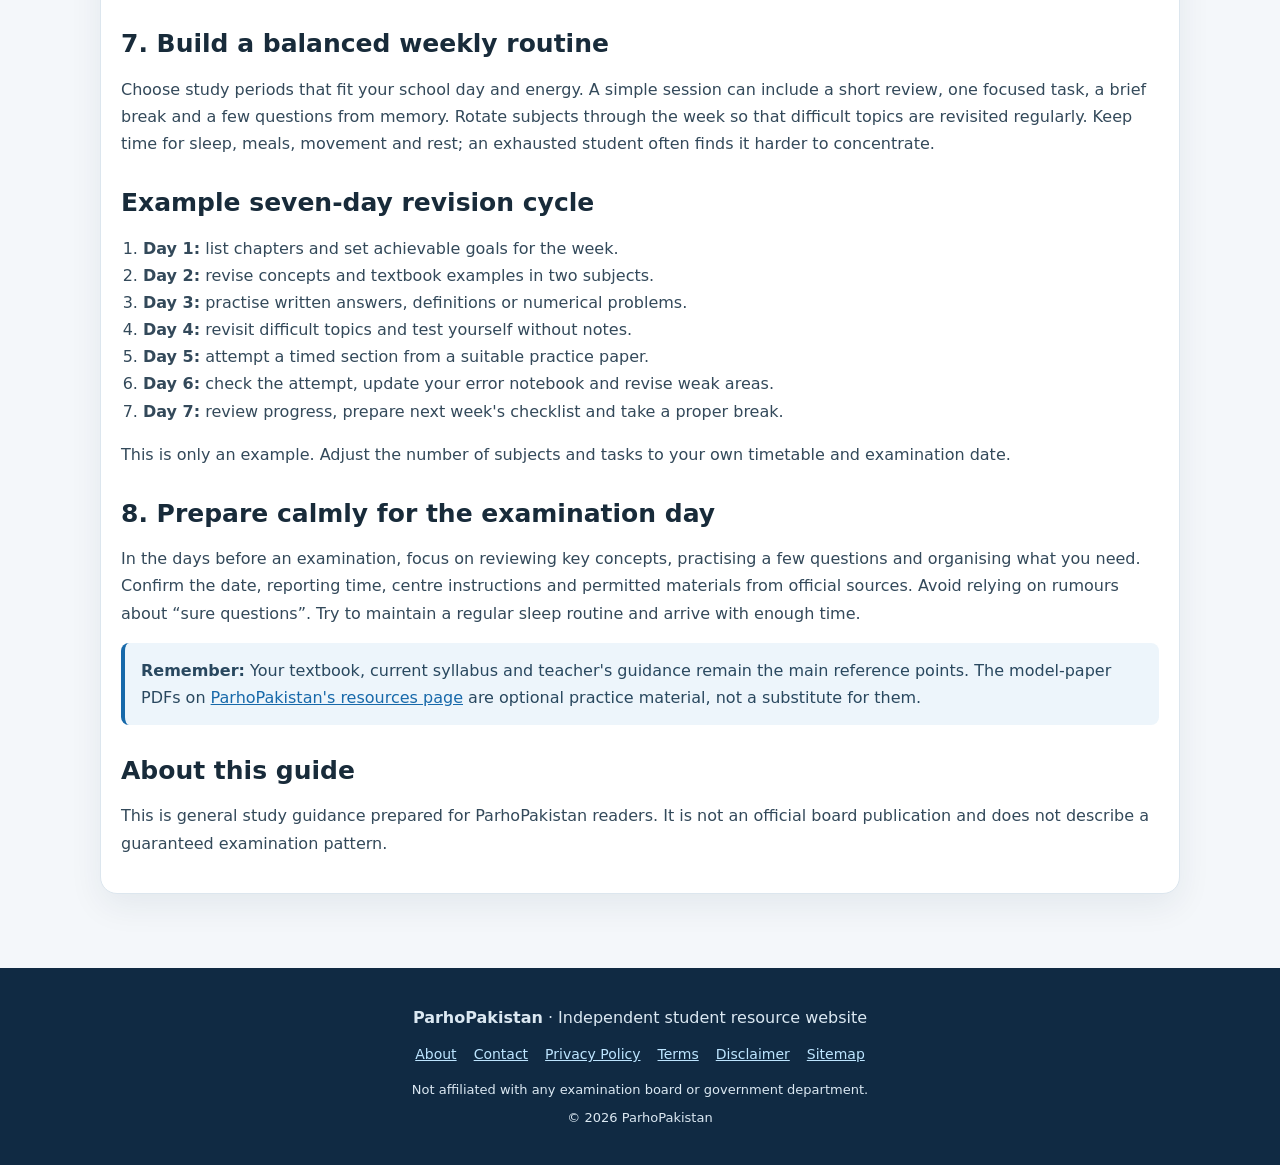
<file: study-guide.html>
<!doctype html><html lang="en"><head><meta charset="utf-8"><meta name="viewport" content="width=device-width,initial-scale=1"><title>How to Prepare for Board Exams | ParhoPakistan Study Guide</title><meta name="description" content="A practical student guide to planning revision, using model papers, checking mistakes and preparing calmly for board examinations."><link rel="canonical" href="https://jin999-alt.github.io/parhopakistan/study-guide.html"><meta name="robots" content="index,follow"><link rel="stylesheet" href="site.css"></head><body><a class="skip" href="#main">Skip to content</a><header class="site-header"><div class="nav-wrap"><a class="brand" href="index.html">Parho<span>Pakistan</span></a><nav class="nav" aria-label="Main navigation"><a href="index.html#resources">Resources</a><a href="study-guide.html">Study Guide</a><a href="index.html#about">About</a><a href="contact.html">Contact</a></nav></div><section class="page-hero"><div class="container"><span class="eyebrow">STUDENT STUDY GUIDE</span><h1>How to prepare for board exams</h1><p>A practical approach to planning, practice and revision for Classes 9–12.</p></div></section></header><main id="main" class="container article"><p class="breadcrumbs"><a href="index.html">Home</a> / Study Guide</p><div class="panel"><p>Preparing for board examinations can feel difficult when many chapters and subjects need attention at the same time. A clear routine makes the work easier to manage. The steps below are general study suggestions; adapt them to your subjects, learning needs and the latest instructions from your school and examination board.</p><h2>1. Start with the current syllabus</h2><p>Before making a timetable, collect the current syllabus, textbook, class notes and any instructions shared by your teacher. Make a checklist of chapters and topics. Mark each topic as: understood, needs practice, or not yet revised. This gives you a realistic picture of the work ahead and helps prevent spending all your time on only one subject.</p><h2>2. Break large chapters into smaller tasks</h2><p>Instead of writing “study Physics” or “revise English” on a timetable, choose a specific task. For example: review one concept, solve five numerical questions, learn a set of definitions, practise a writing format or answer a group of short questions. Small tasks are easier to start and easier to check when completed.</p><h2>3. Use active recall</h2><p>After reading a topic, close the book and try to explain the main idea in your own words. Write down important points from memory, solve a question without looking at the worked example, or ask someone to test you. Then compare your answer with the textbook or class notes and correct gaps. Recalling information is more useful than repeatedly reading the same page without testing yourself.</p><h2>4. Practise questions and show your working</h2><p>Use textbook exercises and suitable practice papers to apply what you have learned. For numerical or problem-solving subjects, write each step clearly instead of jumping straight to an answer. For language and theory subjects, practise structuring a complete response and answering what the question actually asks. Follow any subject-specific method taught by your teacher.</p><h2>5. Use model papers at the right time</h2><p>A model paper is most helpful after you have studied the relevant material. First check its class, subject, board and academic session. Then attempt it under quiet, timed conditions. Do not look at solutions while attempting the paper. When finished, identify which questions were incorrect, incomplete or took too long. A model paper is a practice resource; it is not a promise about the next examination.</p><h2>6. Keep an error notebook</h2><p>For each mistake, record the topic, what went wrong and the correction. Common categories include: concept not understood, formula or definition forgotten, calculation error, question misunderstood, answer not explained clearly, or time management problem. Review this notebook every few days. Repeating the corrected question later helps you check whether the problem has actually been fixed.</p><h2>7. Build a balanced weekly routine</h2><p>Choose study periods that fit your school day and energy. A simple session can include a short review, one focused task, a brief break and a few questions from memory. Rotate subjects through the week so that difficult topics are revisited regularly. Keep time for sleep, meals, movement and rest; an exhausted student often finds it harder to concentrate.</p><h2>Example seven-day revision cycle</h2><ol><li><strong>Day 1:</strong> list chapters and set achievable goals for the week.</li><li><strong>Day 2:</strong> revise concepts and textbook examples in two subjects.</li><li><strong>Day 3:</strong> practise written answers, definitions or numerical problems.</li><li><strong>Day 4:</strong> revisit difficult topics and test yourself without notes.</li><li><strong>Day 5:</strong> attempt a timed section from a suitable practice paper.</li><li><strong>Day 6:</strong> check the attempt, update your error notebook and revise weak areas.</li><li><strong>Day 7:</strong> review progress, prepare next week's checklist and take a proper break.</li></ol><p>This is only an example. Adjust the number of subjects and tasks to your own timetable and examination date.</p><h2>8. Prepare calmly for the examination day</h2><p>In the days before an examination, focus on reviewing key concepts, practising a few questions and organising what you need. Confirm the date, reporting time, centre instructions and permitted materials from official sources. Avoid relying on rumours about “sure questions”. Try to maintain a regular sleep routine and arrive with enough time.</p><div class="notice"><strong>Remember:</strong> Your textbook, current syllabus and teacher's guidance remain the main reference points. The model-paper PDFs on <a href="index.html#resources">ParhoPakistan's resources page</a> are optional practice material, not a substitute for them.</div><h2>About this guide</h2><p>This is general study guidance prepared for ParhoPakistan readers. It is not an official board publication and does not describe a guaranteed examination pattern.</p></div></main><footer class="site-footer"><div class="footer-inner"><p><strong>ParhoPakistan</strong> · Independent student resource website</p><div class="footer-links"><a href="about.html">About</a><a href="contact.html">Contact</a><a href="privacy-policy.html">Privacy Policy</a><a href="terms.html">Terms</a><a href="disclaimer.html">Disclaimer</a><a href="sitemap.xml">Sitemap</a></div><p class="small">Not affiliated with any examination board or government department.</p><p class="small">© <span id="year"></span> ParhoPakistan</p></div></footer><script>document.getElementById('year').textContent=new Date().getFullYear();</script></body></html>
</file>
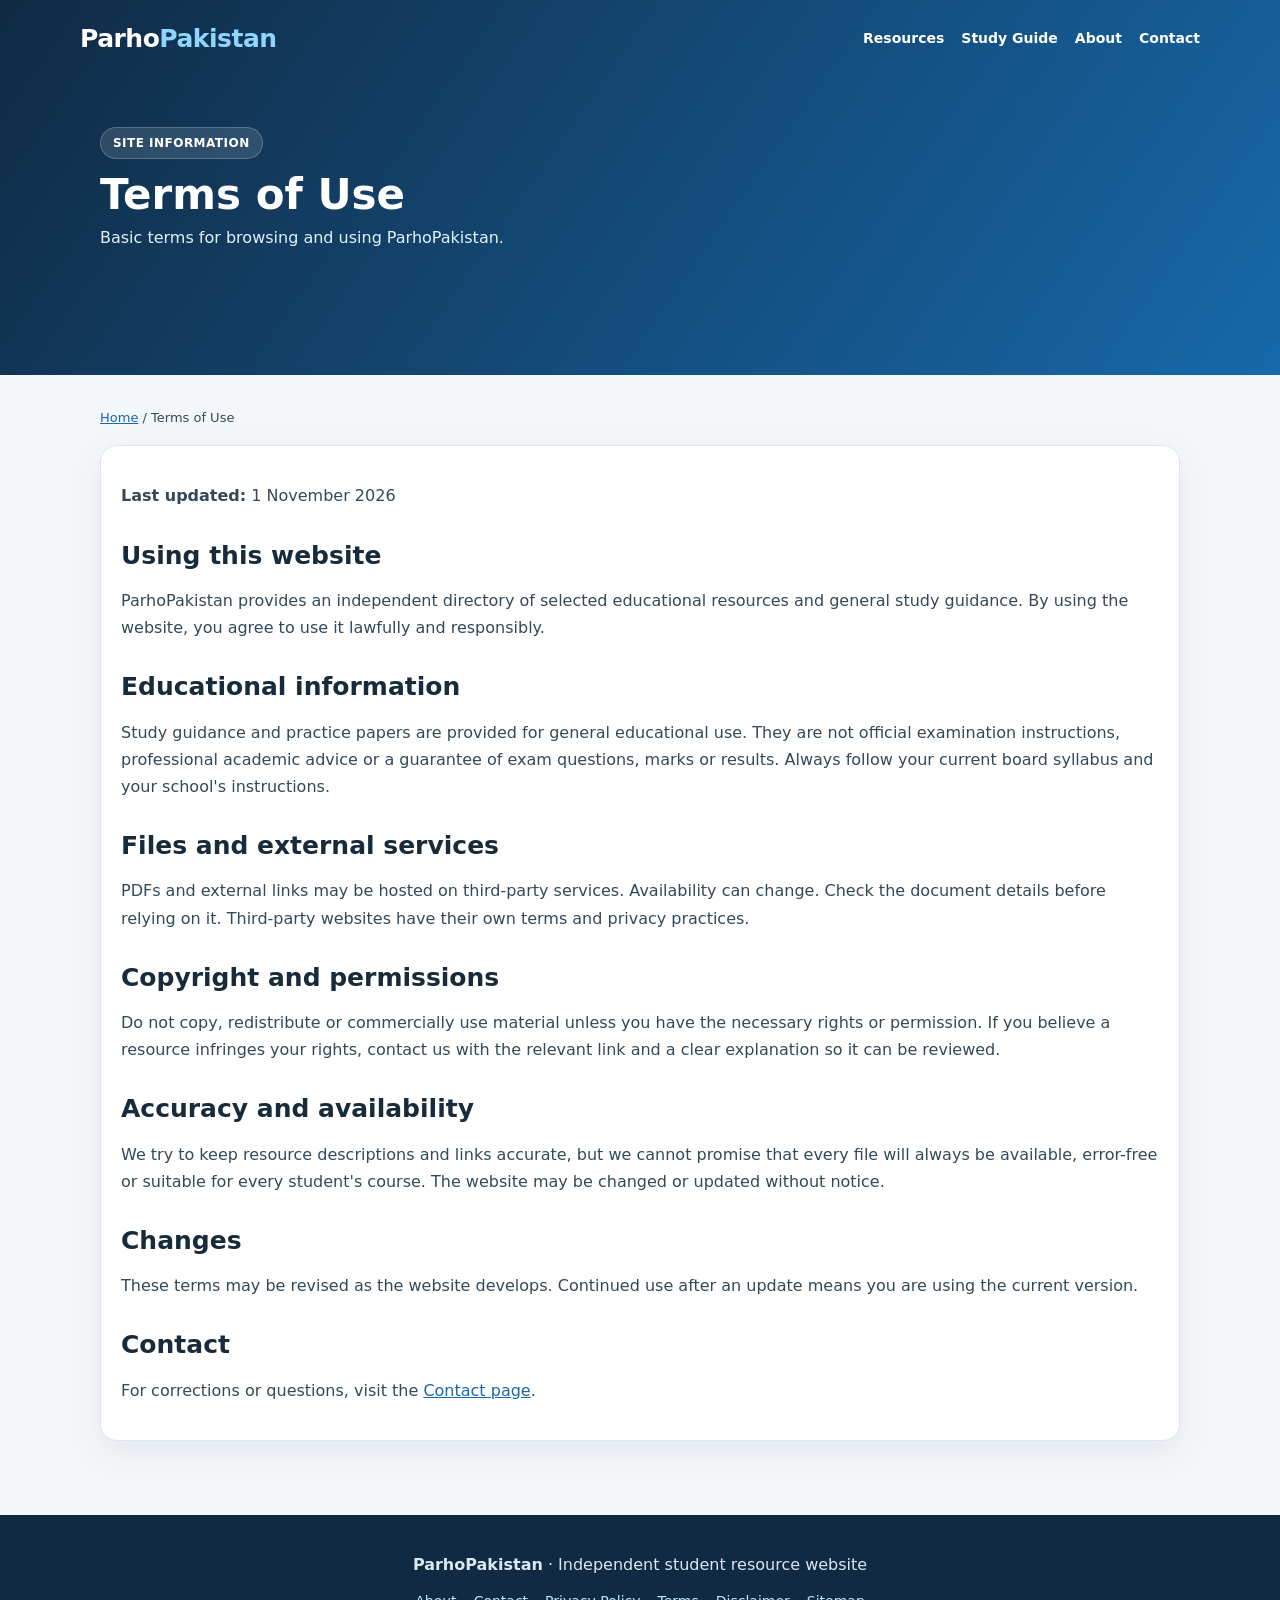
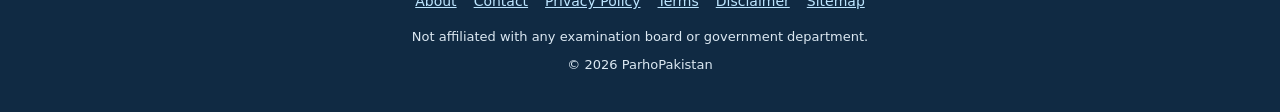
<file: terms.html>
<!doctype html><html lang="en"><head><meta charset="utf-8"><meta name="viewport" content="width=device-width,initial-scale=1"><title>Terms of Use | ParhoPakistan</title><meta name="description" content="Terms for using ParhoPakistan educational resources and links."><link rel="canonical" href="https://jin999-alt.github.io/parhopakistan/terms.html"><meta name="robots" content="index,follow"><link rel="stylesheet" href="site.css"></head><body><a class="skip" href="#main">Skip to content</a><header class="site-header"><div class="nav-wrap"><a class="brand" href="index.html">Parho<span>Pakistan</span></a><nav class="nav" aria-label="Main navigation"><a href="index.html#resources">Resources</a><a href="study-guide.html">Study Guide</a><a href="index.html#about">About</a><a href="contact.html">Contact</a></nav></div><section class="page-hero"><div class="container"><span class="eyebrow">SITE INFORMATION</span><h1>Terms of Use</h1><p>Basic terms for browsing and using ParhoPakistan.</p></div></section></header><main id="main" class="container article"><p class="breadcrumbs"><a href="index.html">Home</a> / Terms of Use</p><div class="panel"><p><strong>Last updated:</strong> 1 November 2026</p><h2>Using this website</h2><p>ParhoPakistan provides an independent directory of selected educational resources and general study guidance. By using the website, you agree to use it lawfully and responsibly.</p><h2>Educational information</h2><p>Study guidance and practice papers are provided for general educational use. They are not official examination instructions, professional academic advice or a guarantee of exam questions, marks or results. Always follow your current board syllabus and your school's instructions.</p><h2>Files and external services</h2><p>PDFs and external links may be hosted on third-party services. Availability can change. Check the document details before relying on it. Third-party websites have their own terms and privacy practices.</p><h2>Copyright and permissions</h2><p>Do not copy, redistribute or commercially use material unless you have the necessary rights or permission. If you believe a resource infringes your rights, contact us with the relevant link and a clear explanation so it can be reviewed.</p><h2>Accuracy and availability</h2><p>We try to keep resource descriptions and links accurate, but we cannot promise that every file will always be available, error-free or suitable for every student's course. The website may be changed or updated without notice.</p><h2>Changes</h2><p>These terms may be revised as the website develops. Continued use after an update means you are using the current version.</p><h2>Contact</h2><p>For corrections or questions, visit the <a href="contact.html">Contact page</a>.</p></div></main><footer class="site-footer"><div class="footer-inner"><p><strong>ParhoPakistan</strong> · Independent student resource website</p><div class="footer-links"><a href="about.html">About</a><a href="contact.html">Contact</a><a href="privacy-policy.html">Privacy Policy</a><a href="terms.html">Terms</a><a href="disclaimer.html">Disclaimer</a><a href="sitemap.xml">Sitemap</a></div><p class="small">Not affiliated with any examination board or government department.</p><p class="small">© <span id="year"></span> ParhoPakistan</p></div></footer><script>document.getElementById('year').textContent=new Date().getFullYear();</script></body></html>
</file>
<file: site.css>
:root{--navy:#102a43;--blue:#1769aa;--sky:#eaf4fb;--ink:#182b3a;--muted:#5f7182;--line:#dce6ee;--bg:#f4f7fa;--gold:#ffca55;--green:#13795b;--shadow:0 12px 34px rgba(16,42,67,.07)}
*{box-sizing:border-box}html{scroll-behavior:smooth}body{margin:0;background:var(--bg);color:var(--ink);font:16px/1.7 system-ui,-apple-system,"Segoe UI",Arial,sans-serif}a{color:var(--blue)}a:focus-visible,button:focus-visible,input:focus-visible,select:focus-visible{outline:3px solid #ffbf47;outline-offset:3px}.skip{position:absolute;left:-9999px}.skip:focus{left:12px;top:12px;background:#fff;padding:10px;z-index:99}
.site-header{background:linear-gradient(125deg,#102a43,#1769aa);color:#fff;padding:18px 20px 42px}.nav-wrap,.hero,.container,.footer-inner{max-width:1120px;margin:auto}.nav-wrap{display:flex;align-items:center;justify-content:space-between;gap:18px;flex-wrap:wrap}.brand{font-size:25px;font-weight:850;letter-spacing:-.5px;color:#fff;text-decoration:none}.brand span{color:#8ed6ff}.nav{display:flex;gap:17px;flex-wrap:wrap}.nav a{color:#fff;text-decoration:none;font-size:14px;font-weight:650}.nav a:hover{text-decoration:underline}.hero{padding:52px 20px 0}.eyebrow{display:inline-block;background:#ffffff20;border:1px solid #ffffff35;border-radius:99px;padding:5px 12px;font-size:12px;font-weight:750;letter-spacing:.04em}.hero h1{font-size:clamp(32px,5vw,52px);line-height:1.12;letter-spacing:-1.4px;max-width:780px;margin:16px 0}.hero p{color:#e2f1fc;max-width:720px;font-size:18px;margin:0 0 22px}.searchbar{display:grid;grid-template-columns:1fr auto;gap:10px;max-width:760px}.searchbar input{width:100%;border:0;border-radius:12px;padding:15px 16px;font:inherit}.btn{display:inline-flex;align-items:center;justify-content:center;border:0;border-radius:11px;padding:12px 18px;background:var(--gold);color:#253746;font-weight:800;text-decoration:none;cursor:pointer}.btn-blue{background:var(--blue);color:#fff}.btn:hover{filter:brightness(.96)}
.container{padding:32px 20px 58px}.section{margin:28px 0 44px;scroll-margin-top:20px}.section-head{margin-bottom:16px}.section-head h2{font-size:26px;line-height:1.25;margin:0 0 5px;letter-spacing:-.4px}.section-head p{color:var(--muted);margin:0}.panel{background:#fff;border:1px solid var(--line);border-radius:17px;padding:20px;box-shadow:var(--shadow)}.filters{display:grid;grid-template-columns:repeat(2,minmax(0,1fr));gap:12px}.field label{display:block;font-size:12px;font-weight:800;color:var(--muted);margin-bottom:5px}.field select,.field input{width:100%;padding:12px;border:1px solid var(--line);border-radius:10px;background:#fff;color:var(--ink);font:inherit}
.cards{display:grid;grid-template-columns:repeat(2,minmax(0,1fr));gap:15px;margin-top:16px}.card{background:#fff;border:1px solid var(--line);border-radius:16px;padding:20px;display:flex;flex-direction:column;gap:8px;box-shadow:var(--shadow)}.tag{align-self:flex-start;background:var(--sky);color:var(--blue);padding:4px 9px;border-radius:99px;font-size:11px;font-weight:850}.card h3{margin:2px 0;font-size:19px;line-height:1.3}.card p{margin:0;color:var(--muted);font-size:14px}.card .btn{margin-top:8px}.meta{font-size:12px;color:var(--green);font-weight:750}.empty{grid-column:1/-1;border:1px dashed #b9c9d6;border-radius:14px;padding:24px;text-align:center;color:var(--muted);background:#fff}.count{font-size:13px;color:var(--muted);margin:10px 2px}
.callout{border:1px solid #f0dfb8;background:#fff9ec;color:#604b21;padding:16px 18px;border-radius:13px;margin-top:16px}.two-col{display:grid;grid-template-columns:repeat(2,minmax(0,1fr));gap:16px}.three-col{display:grid;grid-template-columns:repeat(3,minmax(0,1fr));gap:15px}.info{background:#fff;border:1px solid var(--line);border-radius:15px;padding:18px}.info h3{margin:0 0 7px;font-size:17px}.info p{margin:0;color:var(--muted);font-size:14px}.article h2{font-size:25px;line-height:1.25;margin:30px 0 10px}.article h3{font-size:18px;margin:22px 0 6px}.article p,.article li{color:#33495a}.article ul,.article ol{padding-left:22px}.article .panel{margin:16px 0}.article a{overflow-wrap:anywhere}.faq details{padding:15px 0;border-bottom:1px solid var(--line)}.faq details:last-child{border:0}.faq summary{font-weight:750;cursor:pointer}.faq p{color:var(--muted);margin:8px 0 0}
.page-hero{padding:34px 20px 24px}.page-hero h1{font-size:clamp(30px,4vw,42px);margin:12px 0 5px;line-height:1.15}.page-hero p{margin:0;color:#e2f1fc}.breadcrumbs{font-size:13px;color:var(--muted);margin:0 0 15px}.breadcrumbs a{color:var(--blue)}.site-footer{background:var(--navy);color:#dbe8f2;padding:30px 20px}.footer-inner{text-align:center}.footer-links{display:flex;justify-content:center;gap:17px;flex-wrap:wrap;margin:12px 0}.footer-links a{color:#bde5ff;font-size:14px}.site-footer p{margin:6px 0}.muted{color:var(--muted)}.small{font-size:13px}.notice{background:#edf5fb;border-left:4px solid var(--blue);padding:14px 16px;border-radius:8px;color:#29485f}
@media(max-width:760px){.three-col{grid-template-columns:1fr 1fr}.nav-wrap{align-items:flex-start}.nav{gap:10px 14px}.hero{padding-top:34px}}@media(max-width:540px){.searchbar,.filters,.cards,.two-col,.three-col{grid-template-columns:1fr}.hero{padding-left:0;padding-right:0}.hero h1{font-size:35px}.container{padding-left:16px;padding-right:16px}.site-header{padding-left:16px;padding-right:16px}.nav{width:100%}.brand{font-size:23px}}@media(prefers-reduced-motion:reduce){html{scroll-behavior:auto}*{animation:none!important;transition:none!important}}
</file>
